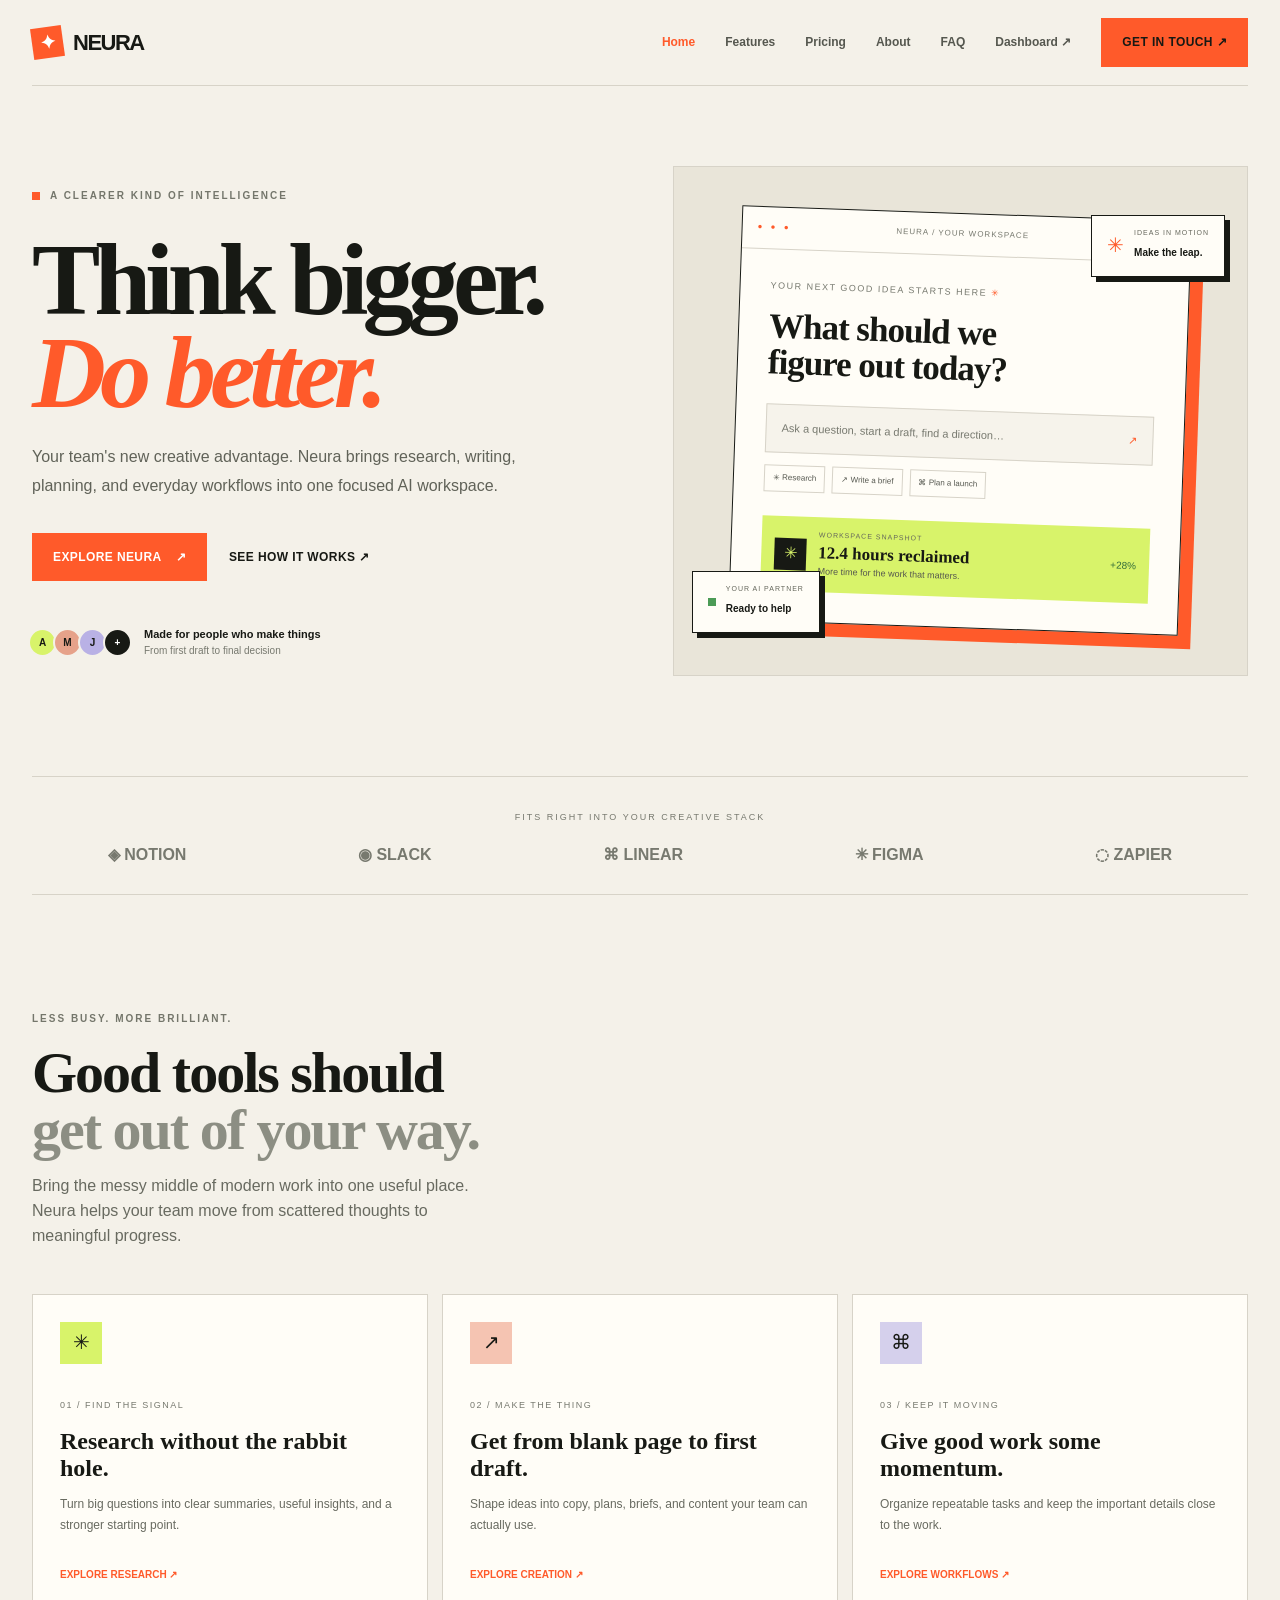
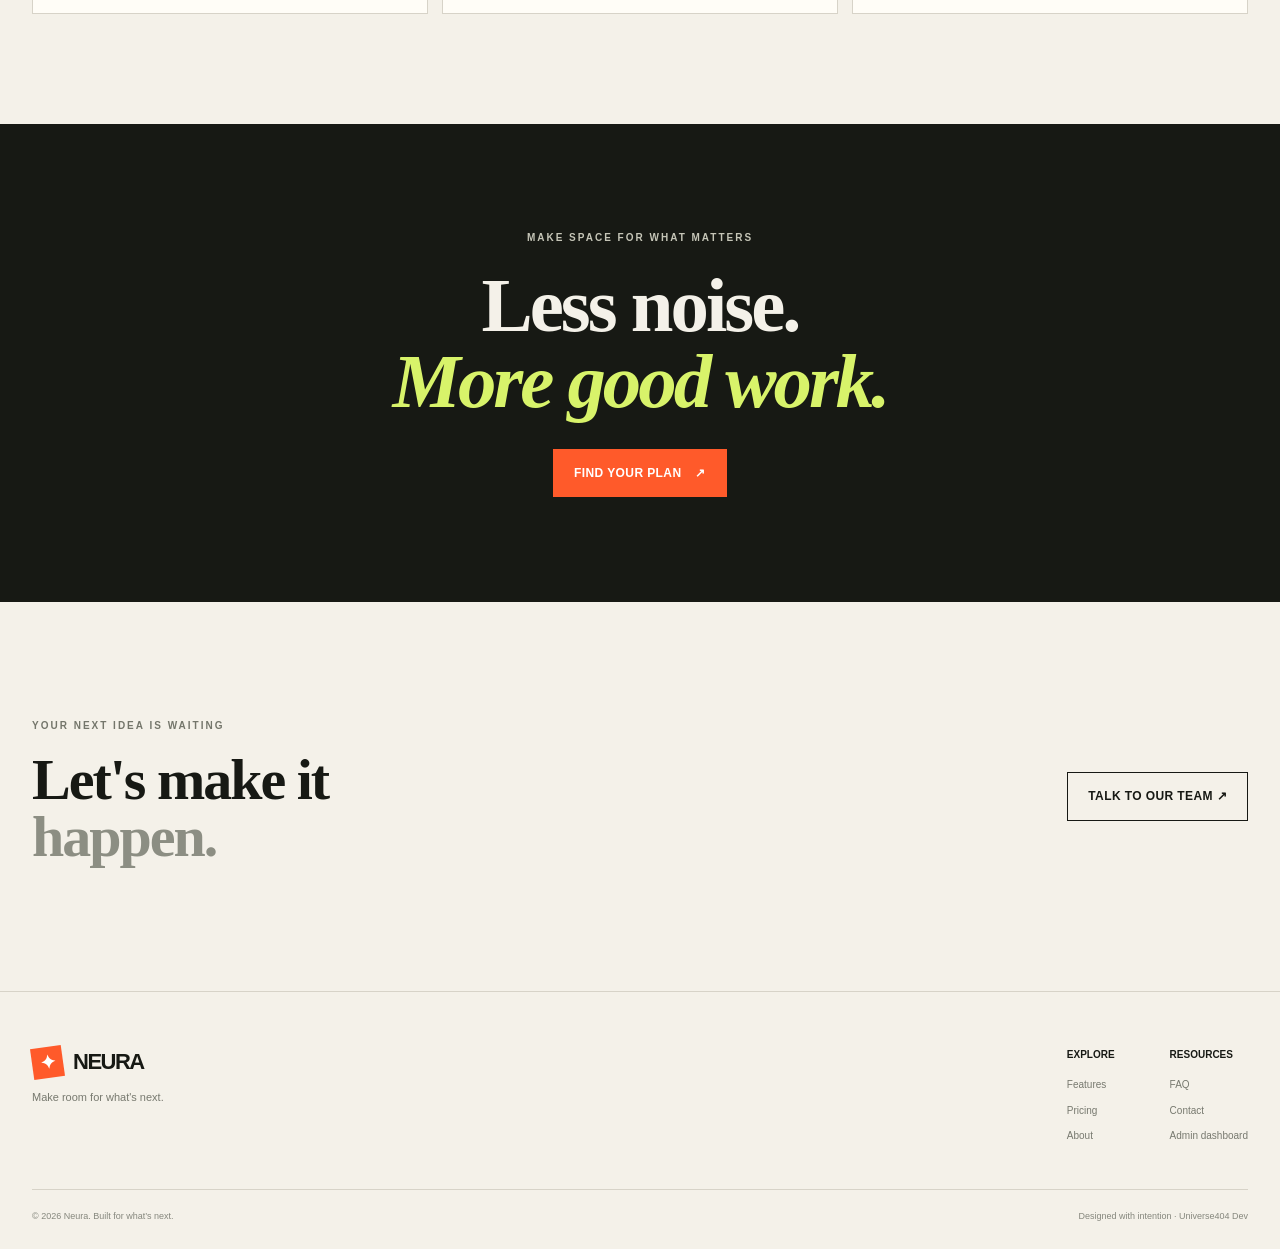
<file: index.html>
<!doctype html>
<html lang="en"><head><meta charset="utf-8"><meta name="viewport" content="width=device-width,initial-scale=1"><meta name="description" content="A distinctive AI workspace template for teams that want to think bigger and work smarter."><meta name="theme-color" content="#f4f1e9"><title>Neura — Make room for better ideas</title><link rel="stylesheet" href="assets/css/styles.css"></head><body><div id="site-header"></div><main><section class="hero wrap"><div class="hero-copy reveal"><span class="eyebrow"><i></i> A CLEARER KIND OF INTELLIGENCE</span><h1>Think bigger.<br><span class="gradient">Do better.</span></h1><p class="lead">Your team's new creative advantage. Neura brings research, writing, planning, and everyday workflows into one focused AI workspace.</p><div class="hero-actions"><a class="btn btn-primary" data-cta href="pricing.html">Explore Neura <span>↗</span></a><a class="btn btn-quiet" href="features.html">See how it works ↗</a></div><div class="proof"><div class="avatars"><b>A</b><b>M</b><b>J</b><b>+</b></div><span><strong>Made for people who make things</strong><br>From first draft to final decision</span></div></div><div class="hero-visual reveal"><div class="dashboard"><div class="dash-top"><span class="window-dots">● ● ●</span><span>NEURA / YOUR WORKSPACE</span><span class="live">● READY</span></div><div class="dash-body"><div class="dash-label">YOUR NEXT GOOD IDEA STARTS HERE <span>✳</span></div><h3>What should we<br>figure out today?</h3><div class="prompt">Ask a question, start a draft, find a direction… <span>↗</span></div><div class="suggestions"><span>✳ Research</span><span>↗ Write a brief</span><span>⌘ Plan a launch</span></div><div class="insight"><div class="insight-icon">✳</div><div><small>WORKSPACE SNAPSHOT</small><strong>12.4 hours reclaimed</strong><p>More time for the work that matters.</p></div><span class="trend">+28%</span></div></div></div><div class="float-card float-a"><span>✳</span><div><small>IDEAS IN MOTION</small><b>Make the leap.</b></div></div><div class="float-card float-b"><div class="pulse"></div><div><small>YOUR AI PARTNER</small><b>Ready to help</b></div></div></div></section><section class="logo-strip wrap"><p>FITS RIGHT INTO YOUR CREATIVE STACK</p><div class="logos"><span>◈ notion</span><span>◉ slack</span><span>⌘ linear</span><span>✳ figma</span><span>◌ zapier</span></div></section><section class="section wrap"><div class="section-heading reveal"><span class="eyebrow">LESS BUSY. MORE BRILLIANT.</span><h2>Good tools should<br><span class="muted">get out of your way.</span></h2><p>Bring the messy middle of modern work into one useful place. Neura helps your team move from scattered thoughts to meaningful progress.</p></div><div class="feature-grid"><article class="feature-card reveal"><div class="card-icon violet">✳</div><span class="card-kicker">01 / FIND THE SIGNAL</span><h3>Research without the rabbit hole.</h3><p>Turn big questions into clear summaries, useful insights, and a stronger starting point.</p><a href="features.html">Explore research ↗</a></article><article class="feature-card reveal"><div class="card-icon blue">↗</div><span class="card-kicker">02 / MAKE THE THING</span><h3>Get from blank page to first draft.</h3><p>Shape ideas into copy, plans, briefs, and content your team can actually use.</p><a href="features.html">Explore creation ↗</a></article><article class="feature-card reveal"><div class="card-icon pink">⌘</div><span class="card-kicker">03 / KEEP IT MOVING</span><h3>Give good work some momentum.</h3><p>Organize repeatable tasks and keep the important details close to the work.</p><a href="features.html">Explore workflows ↗</a></article></div></section><section class="statement"><div class="wrap statement-inner reveal"><span class="eyebrow">MAKE SPACE FOR WHAT MATTERS</span><h2>Less noise.<br><span class="gradient">More good work.</span></h2><a class="btn btn-primary" href="pricing.html">Find your plan <span>↗</span></a></div></section><section class="section wrap mini-cta"><div><span class="eyebrow">YOUR NEXT IDEA IS WAITING</span><h2>Let's make it<br><span class="muted">happen.</span></h2></div><a class="btn btn-outline" href="contact.html">Talk to our team ↗</a></section></main><div id="site-footer"></div><script src="assets/js/config.js"></script><script src="assets/js/main.js"></script></body></html>
</file>
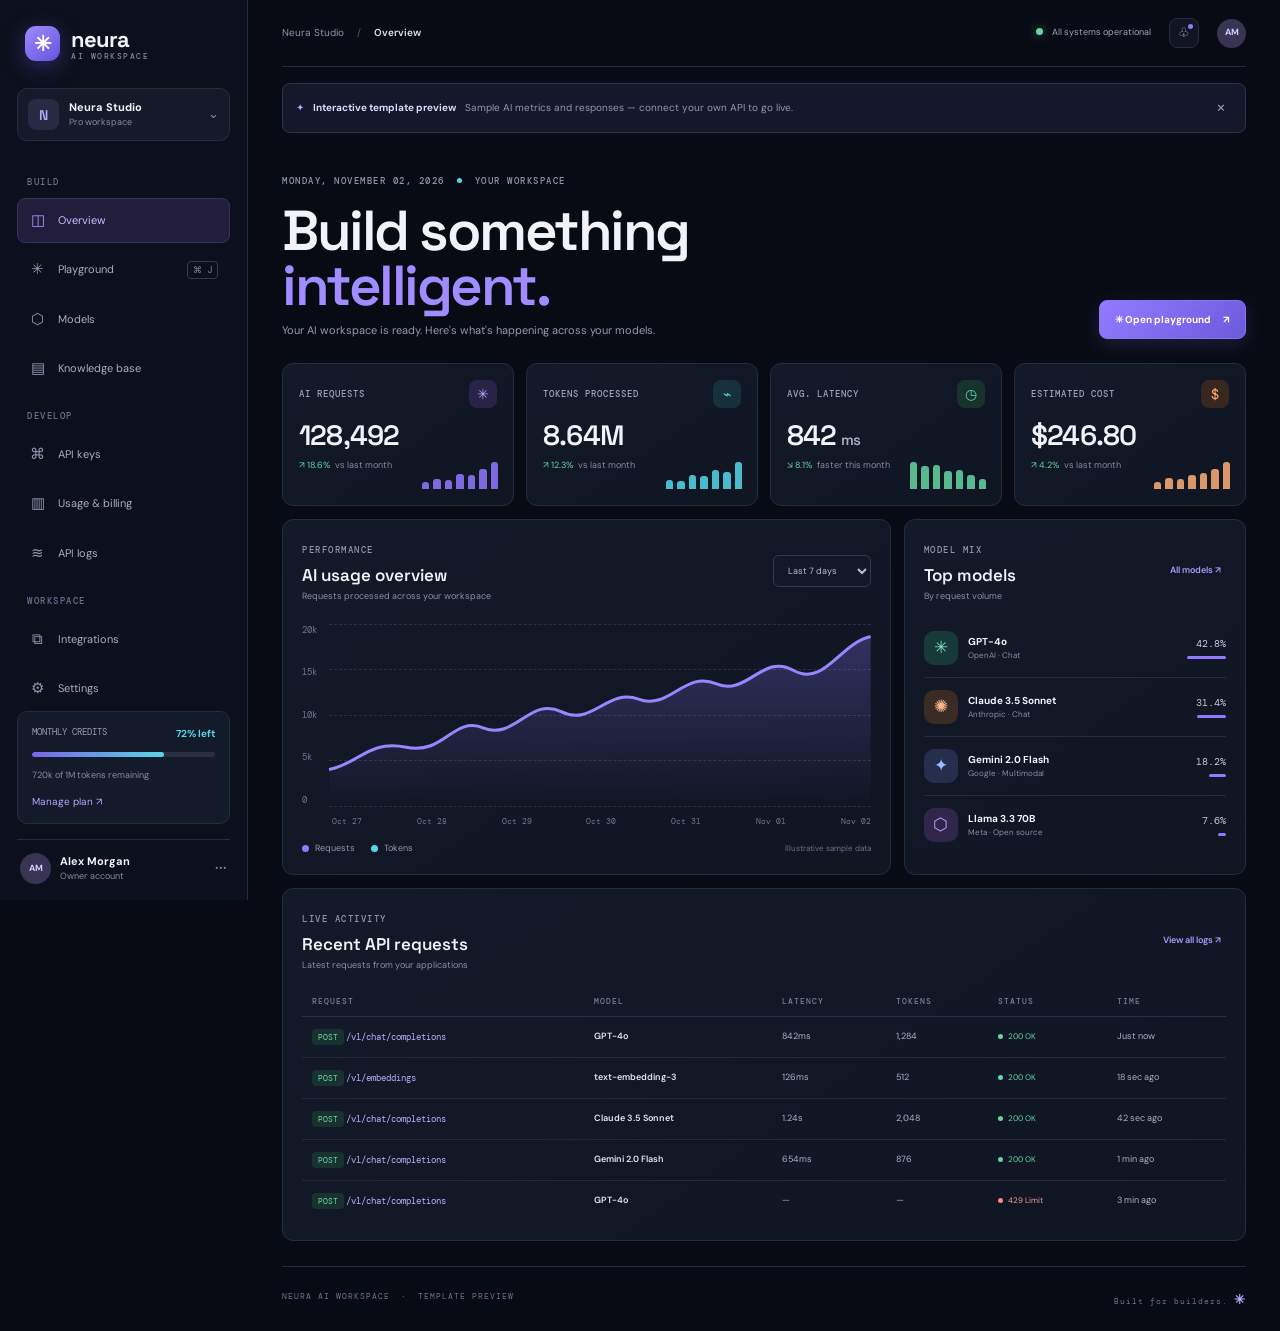
<file: admin/index.html>
<!doctype html>
<html lang="en">
<head>
<meta charset="utf-8"><meta name="viewport" content="width=device-width,initial-scale=1">
<meta name="description" content="Neura AI workspace dashboard template preview"><meta name="theme-color" content="#090b14">
<title>Neura AI — Overview</title>
<link rel="preconnect" href="https://fonts.googleapis.com"><link rel="preconnect" href="https://fonts.gstatic.com" crossorigin>
<link href="https://fonts.googleapis.com/css2?family=DM+Mono:wght@400;500&family=DM+Sans:wght@400;500;600;700&family=Space+Grotesk:wght@400;500;600;700&display=swap" rel="stylesheet">
<link rel="stylesheet" href="admin.css">
</head>
<body>
<div class="app-shell">
<aside class="sidebar" id="sidebar">
 <a class="brand" href="../index.html"><span class="brand-symbol">✳</span><span>neura<small>AI WORKSPACE</small></span></a>
 <div class="workspace"><span class="workspace-icon">N</span><span><b>Neura Studio</b><small>Pro workspace</small></span><span class="chevron">⌄</span></div>
 <nav class="nav" aria-label="Main navigation">
  <span class="nav-label">BUILD</span>
  <button class="nav-item active" data-view="overview"><span>◫</span> Overview</button>
  <button class="nav-item" data-view="playground"><span>✳</span> Playground <kbd>⌘ J</kbd></button>
  <button class="nav-item" data-view="models"><span>⬡</span> Models</button>
  <button class="nav-item" data-view="knowledge"><span>▤</span> Knowledge base</button>
  <span class="nav-label">DEVELOP</span>
  <button class="nav-item" data-view="api"><span>⌘</span> API keys</button>
  <button class="nav-item" data-view="usage"><span>▥</span> Usage & billing</button>
  <button class="nav-item" data-view="logs"><span>≋</span> API logs</button>
  <span class="nav-label">WORKSPACE</span>
  <button class="nav-item" data-view="integrations"><span>⧉</span> Integrations</button>
  <button class="nav-item" data-view="settings"><span>⚙</span> Settings</button>
 </nav>
 <div class="sidebar-bottom"><div class="credits"><div><span>MONTHLY CREDITS</span><b>72% left</b></div><div class="progress"><i></i></div><small>720k of 1M tokens remaining</small><button data-view="usage">Manage plan ↗</button></div>
 <div class="user-profile"><span class="avatar">AM</span><span><b>Alex Morgan</b><small>Owner account</small></span><span class="more">···</span></div></div>
</aside>
<main class="main">
 <header class="topbar"><button class="mobile-menu" id="mobile-menu" aria-label="Open navigation">☰</button><div class="crumb">Neura Studio <span>/</span> <b id="section-name">Overview</b></div><div class="topbar-actions"><span class="system-status"><i></i> All systems operational</span><button class="icon-button" aria-label="Notifications">♧<i></i></button><span class="top-avatar">AM</span></div></header>
 <div class="demo-banner" id="demo-banner"><span>✦</span><b>Interactive template preview</b><p>Sample AI metrics and responses — connect your own API to go live.</p><button id="dismiss-banner" aria-label="Dismiss">×</button></div>

 <section class="view active" id="overview">
  <div class="page-heading"><div><span class="overline">MONDAY, NOVEMBER 02, 2026 <i></i> YOUR WORKSPACE</span><h1>Build something<br><em>intelligent.</em></h1><p>Your AI workspace is ready. Here's what's happening across your models.</p></div><button class="primary-button" data-view="playground">✳ Open playground <span>↗</span></button></div>
  <div class="metrics">
   <article class="metric"><div class="metric-top"><span>AI REQUESTS</span><span class="metric-icon purple">✳</span></div><strong>128,492</strong><small class="up">↗ 18.6% <i>vs last month</i></small><div class="sparkline purple-line"><i style="height:28%"></i><i style="height:40%"></i><i style="height:35%"></i><i style="height:58%"></i><i style="height:52%"></i><i style="height:77%"></i><i style="height:100%"></i></div></article>
   <article class="metric"><div class="metric-top"><span>TOKENS PROCESSED</span><span class="metric-icon cyan">⌁</span></div><strong>8.64M</strong><small class="up">↗ 12.3% <i>vs last month</i></small><div class="sparkline cyan-line"><i style="height:35%"></i><i style="height:30%"></i><i style="height:53%"></i><i style="height:48%"></i><i style="height:72%"></i><i style="height:66%"></i><i style="height:100%"></i></div></article>
   <article class="metric"><div class="metric-top"><span>AVG. LATENCY</span><span class="metric-icon green">◷</span></div><strong>842<span class="unit">ms</span></strong><small class="up">↘ 8.1% <i>faster this month</i></small><div class="sparkline green-line"><i style="height:100%"></i><i style="height:86%"></i><i style="height:91%"></i><i style="height:68%"></i><i style="height:72%"></i><i style="height:53%"></i><i style="height:39%"></i></div></article>
   <article class="metric"><div class="metric-top"><span>ESTIMATED COST</span><span class="metric-icon orange">$</span></div><strong>$246.80</strong><small class="up">↗ 4.2% <i>vs last month</i></small><div class="sparkline orange-line"><i style="height:28%"></i><i style="height:42%"></i><i style="height:38%"></i><i style="height:54%"></i><i style="height:61%"></i><i style="height:74%"></i><i style="height:100%"></i></div></article>
  </div>
  <div class="content-grid">
   <article class="panel usage-panel"><div class="panel-head"><div><span class="overline">PERFORMANCE</span><h2>AI usage overview</h2><p>Requests processed across your workspace</p></div><select id="chart-period" aria-label="Chart period"><option>Last 7 days</option><option>Last 30 days</option><option>Last 90 days</option></select></div><div class="chart"><div class="y-axis"><span>20k</span><span>15k</span><span>10k</span><span>5k</span><span>0</span></div><div class="chart-area"><div class="grid-lines"><i></i><i></i><i></i><i></i><i></i></div><svg viewBox="0 0 700 190" preserveAspectRatio="none" role="img" aria-label="AI requests trend line"><defs><linearGradient id="area-fill" x1="0" x2="0" y1="0" y2="1"><stop offset="0" stop-color="#8b73ff" stop-opacity=".28"/><stop offset="1" stop-color="#8b73ff" stop-opacity="0"/></linearGradient></defs><path d="M0 151 C40 145 50 120 100 128 S160 95 200 108 S260 75 300 91 S360 66 400 78 S460 48 500 62 S560 30 600 48 S660 20 700 13 L700 190 L0 190Z" fill="url(#area-fill)"/><path d="M0 151 C40 145 50 120 100 128 S160 95 200 108 S260 75 300 91 S360 66 400 78 S460 48 500 62 S560 30 600 48 S660 20 700 13" fill="none" stroke="#9b85ff" stroke-width="3" vector-effect="non-scaling-stroke"/></svg></div></div><div class="x-axis"><span>Oct 27</span><span>Oct 28</span><span>Oct 29</span><span>Oct 30</span><span>Oct 31</span><span>Nov 01</span><span>Nov 02</span></div><div class="chart-legend"><span><i class="legend-purple"></i> Requests</span><span><i class="legend-cyan"></i> Tokens</span><small>Illustrative sample data</small></div></article>
   <article class="panel models-panel"><div class="panel-head"><div><span class="overline">MODEL MIX</span><h2>Top models</h2><p>By request volume</p></div><button class="text-button" data-view="models">All models ↗</button></div><div class="model-list"><div class="model-row"><span class="model-logo logo-openai">✳</span><div><b>GPT-4o</b><small>OpenAI · Chat</small></div><strong>42.8%<i style="width:82%"></i></strong></div><div class="model-row"><span class="model-logo logo-claude">✺</span><div><b>Claude 3.5 Sonnet</b><small>Anthropic · Chat</small></div><strong>31.4%<i style="width:61%"></i></strong></div><div class="model-row"><span class="model-logo logo-gemini">✦</span><div><b>Gemini 2.0 Flash</b><small>Google · Multimodal</small></div><strong>18.2%<i style="width:36%"></i></strong></div><div class="model-row"><span class="model-logo logo-local">⬡</span><div><b>Llama 3.3 70B</b><small>Meta · Open source</small></div><strong>7.6%<i style="width:16%"></i></strong></div></div></article>
  </div>
  <article class="panel requests-panel"><div class="panel-head"><div><span class="overline">LIVE ACTIVITY</span><h2>Recent API requests</h2><p>Latest requests from your applications</p></div><button class="text-button" data-view="logs">View all logs ↗</button></div><div class="table-scroll"><table><thead><tr><th>REQUEST</th><th>MODEL</th><th>LATENCY</th><th>TOKENS</th><th>STATUS</th><th>TIME</th></tr></thead><tbody id="recent-requests"></tbody></table></div></article>
 </section>

 <section class="view" id="playground"><div class="page-heading compact"><div><span class="overline">EXPERIMENT <i></i> AI PLAYGROUND</span><h1>Talk to your <em>models.</em></h1><p>Test prompts, compare outputs, and tune model parameters in one place.</p></div><span class="sample-tag">DEMO ENVIRONMENT</span></div><div class="playground-layout"><aside class="panel model-settings"><span class="overline">CONFIGURATION</span><h2>Model settings</h2><label>AI MODEL<select id="play-model"><option>GPT-4o</option><option>Claude 3.5 Sonnet</option><option>Gemini 2.0 Flash</option><option>Llama 3.3 70B</option></select></label><label>TEMPERATURE <b id="temp-value">0.7</b><input id="temperature" type="range" min="0" max="1.5" step=".1" value=".7"></label><label>MAX OUTPUT TOKENS<select id="max-tokens"><option>1024</option><option>2048</option><option>4096</option></select></label><div class="setting-note"><span>ⓘ</span> These settings are for preview only. Connect a model provider to run live inference.</div><button class="secondary-button full" id="clear-chat">Clear conversation</button></aside><div class="panel chat-panel"><div class="chat-head"><div><span class="online-dot"></span><b id="chat-model-name">GPT-4o</b><small>Ready to assist</small></div><button class="text-button" id="new-chat">＋ New chat</button></div><div class="chat-messages" id="chat-messages"><div class="welcome-state"><span class="welcome-icon">✳</span><h2>What are we building today?</h2><p>Start with a prompt or try one of these ideas.</p><div class="prompt-suggestions"><button data-prompt="Explain retrieval augmented generation in simple terms.">Explain RAG simply <span>↗</span></button><button data-prompt="Write a Python function that summarizes a list of customer feedback.">Write a Python function <span>↗</span></button><button data-prompt="Give me five creative names for an AI productivity app.">Brainstorm product names <span>↗</span></button></div></div></div><form class="prompt-form" id="prompt-form"><textarea id="prompt-input" rows="2" placeholder="Message your AI model..." aria-label="Message your AI model"></textarea><div class="composer-bottom"><span>↵ Enter to send · Shift + Enter for new line</span><button class="send-button" type="submit" aria-label="Send message">↑</button></div></form><div class="chat-disclaimer">Neura preview can make mistakes. Responses are simulated sample content.</div></div></div></section>

 <section class="view" id="models"><div class="page-heading compact"><div><span class="overline">MODEL LIBRARY</span><h1>Choose your <em>intelligence.</em></h1><p>Explore the models connected to your AI workspace.</p></div><span class="sample-tag">4 SAMPLE MODELS</span></div><div class="model-cards"><article class="panel model-card"><span class="model-logo logo-openai">✳</span><span class="provider-pill">OPENAI</span><h2>GPT-4o</h2><p>Fast, versatile multimodal model for reasoning, writing, and analysis.</p><div class="model-meta"><span>Context <b>128k</b></span><span>Type <b>Multimodal</b></span></div><button class="secondary-button" data-use-model="GPT-4o">Open in playground ↗</button></article><article class="panel model-card"><span class="model-logo logo-claude">✺</span><span class="provider-pill">ANTHROPIC</span><h2>Claude 3.5 Sonnet</h2><p>Strong coding, thoughtful writing, and complex task performance.</p><div class="model-meta"><span>Context <b>200k</b></span><span>Type <b>Text</b></span></div><button class="secondary-button" data-use-model="Claude 3.5 Sonnet">Open in playground ↗</button></article><article class="panel model-card"><span class="model-logo logo-gemini">✦</span><span class="provider-pill">GOOGLE</span><h2>Gemini 2.0 Flash</h2><p>Low-latency model for multimodal and high-volume workloads.</p><div class="model-meta"><span>Context <b>1M</b></span><span>Type <b>Multimodal</b></span></div><button class="secondary-button" data-use-model="Gemini 2.0 Flash">Open in playground ↗</button></article><article class="panel model-card"><span class="model-logo logo-local">⬡</span><span class="provider-pill">META · OPEN SOURCE</span><h2>Llama 3.3 70B</h2><p>Open-weight model for flexible self-hosted AI applications.</p><div class="model-meta"><span>Context <b>128k</b></span><span>Type <b>Text</b></span></div><button class="secondary-button" data-use-model="Llama 3.3 70B">Open in playground ↗</button></article></div></section>

 <section class="view" id="knowledge"><div class="page-heading compact"><div><span class="overline">YOUR DATA</span><h1>Knowledge <em>base.</em></h1><p>Organize the documents your AI can use as context.</p></div><button class="primary-button" id="upload-demo">＋ Add document</button></div><div class="panel empty-knowledge"><span>▤</span><h2>Give your AI a source of truth.</h2><p>Upload documents, connect a data source, or add a URL to start building your knowledge base.</p><div><button class="primary-button" id="upload-demo-2">＋ Add your first document</button><button class="secondary-button" data-view="integrations">Explore integrations</button></div><small>Demo only · File ingestion and vector search require a backend.</small></div></section>

 <section class="view" id="api"><div class="page-heading compact"><div><span class="overline">DEVELOPER TOOLS</span><h1>API <em>keys.</em></h1><p>Manage credentials used by your applications to access Neura.</p></div><button class="primary-button" id="create-key">＋ Create API key</button></div><div class="panel security-note"><span>◈</span><div><b>Keep your keys secure</b><p>Never expose secret keys in browser code or public repositories. Store them on your server.</p></div></div><div class="panel"><div class="panel-head"><div><h2>Secret keys</h2><p>Sample credentials for the template preview</p></div><span class="sample-tag">DEMO ONLY</span></div><div class="table-scroll"><table><thead><tr><th>NAME</th><th>KEY</th><th>CREATED</th><th>LAST USED</th><th>STATUS</th></tr></thead><tbody id="keys-table"><tr><td>Production app</td><td><code>nr_live_••••••••••••8x2k</code></td><td>Oct 12, 2026</td><td>2 minutes ago</td><td><span class="table-status">Active</span></td></tr><tr><td>Development</td><td><code>nr_test_••••••••••••4p9m</code></td><td>Oct 08, 2026</td><td>Yesterday</td><td><span class="table-status">Active</span></td></tr></tbody></table></div></div></section>

 <section class="view" id="usage"><div class="page-heading compact"><div><span class="overline">COST CONTROL</span><h1>Usage & <em>billing.</em></h1><p>Monitor token consumption and keep your AI costs predictable.</p></div><button class="secondary-button" id="export-usage">↓ Export usage</button></div><div class="metrics three"><article class="metric"><div class="metric-top"><span>TOKENS THIS MONTH</span><span class="metric-icon cyan">⌁</span></div><strong>8.64M</strong><small class="muted-text">of 12M included tokens</small><div class="progress wide"><i></i></div></article><article class="metric"><div class="metric-top"><span>ESTIMATED SPEND</span><span class="metric-icon orange">$</span></div><strong>$246.80</strong><small class="muted-text">Across 4 connected models</small></article><article class="metric"><div class="metric-top"><span>PROJECTED MONTH-END</span><span class="metric-icon purple">↗</span></div><strong>$312.40</strong><small class="up">Within your monthly budget</small></article></div><div class="panel"><div class="panel-head"><div><h2>Usage by model</h2><p>Illustrative token volume</p></div></div><div class="usage-breakdown"><div><span>GPT-4o</span><div class="progress"><i style="width:72%"></i></div><b>4.1M</b></div><div><span>Claude 3.5 Sonnet</span><div class="progress"><i style="width:54%"></i></div><b>2.6M</b></div><div><span>Gemini 2.0 Flash</span><div class="progress"><i style="width:31%"></i></div><b>1.4M</b></div><div><span>Llama 3.3 70B</span><div class="progress"><i style="width:12%"></i></div><b>0.54M</b></div></div></div></section>

 <section class="view" id="logs"><div class="page-heading compact"><div><span class="overline">OBSERVABILITY</span><h1>API <em>logs.</em></h1><p>Inspect requests, response times, and model output status.</p></div><button class="secondary-button" id="export-logs">↓ Export logs</button></div><div class="panel"><div class="panel-head"><div><h2>Request history</h2><p>Latest sample API activity</p></div><input class="search-input" id="log-search" placeholder="Search requests..." aria-label="Search API logs"></div><div class="table-scroll"><table><thead><tr><th>REQUEST</th><th>MODEL</th><th>LATENCY</th><th>TOKENS</th><th>STATUS</th><th>TIME</th></tr></thead><tbody id="logs-table"></tbody></table></div></div></section>

 <section class="view" id="integrations"><div class="page-heading compact"><div><span class="overline">CONNECT YOUR STACK</span><h1>Works with your <em>tools.</em></h1><p>Connect the services that power your AI applications.</p></div></div><div class="integration-cards"><article class="panel integration-card"><span class="integration-logo">◈</span><h2>OpenAI</h2><p>Connect GPT models and manage API requests.</p><span class="integration-state">Not connected</span><button class="text-button integration-demo">Configure ↗</button></article><article class="panel integration-card"><span class="integration-logo">✺</span><h2>Anthropic</h2><p>Use Claude models for reasoning and generation.</p><span class="integration-state">Not connected</span><button class="text-button integration-demo">Configure ↗</button></article><article class="panel integration-card"><span class="integration-logo">✦</span><h2>Google AI</h2><p>Connect Gemini for multimodal AI workloads.</p><span class="integration-state">Not connected</span><button class="text-button integration-demo">Configure ↗</button></article><article class="panel integration-card"><span class="integration-logo">⌘</span><h2>Webhook</h2><p>Send events to your own applications.</p><span class="integration-state">Not connected</span><button class="text-button integration-demo">Configure ↗</button></article><article class="panel integration-card"><span class="integration-logo">▧</span><h2>Supabase</h2><p>Connect your database and application backend.</p><span class="integration-state">Not connected</span><button class="text-button integration-demo">Configure ↗</button></article><article class="panel integration-card"><span class="integration-logo">⬡</span><h2>Custom endpoint</h2><p>Connect a compatible model provider endpoint.</p><span class="integration-state">Not connected</span><button class="text-button integration-demo">Configure ↗</button></article></div></section>

 <section class="view" id="settings"><div class="page-heading compact"><div><span class="overline">PREFERENCES</span><h1>Workspace <em>settings.</em></h1><p>Customize your AI workspace experience.</p></div></div><div class="panel settings-panel"><h2>General</h2><p>These values are saved locally in this browser preview.</p><label>WORKSPACE NAME<input id="workspace-name" value="Neura Studio"></label><label>OWNER EMAIL<input id="owner-email" type="email" value="alex@example.com"></label><label>DEFAULT MODEL<select id="default-model"><option>GPT-4o</option><option>Claude 3.5 Sonnet</option><option>Gemini 2.0 Flash</option><option>Llama 3.3 70B</option></select></label><label class="check-label"><input id="email-alerts" type="checkbox" checked> Email me when usage reaches 80% of my plan</label><button class="primary-button" id="save-settings">Save changes</button><p id="settings-feedback" role="status"></p></div></section>
 <footer class="footer"><span>NEURA AI WORKSPACE <i>·</i> TEMPLATE PREVIEW</span><span>Built for builders. <b>✳</b></span></footer>
</main>
</div>
<script src="admin.js"></script>
</body></html>
</file>
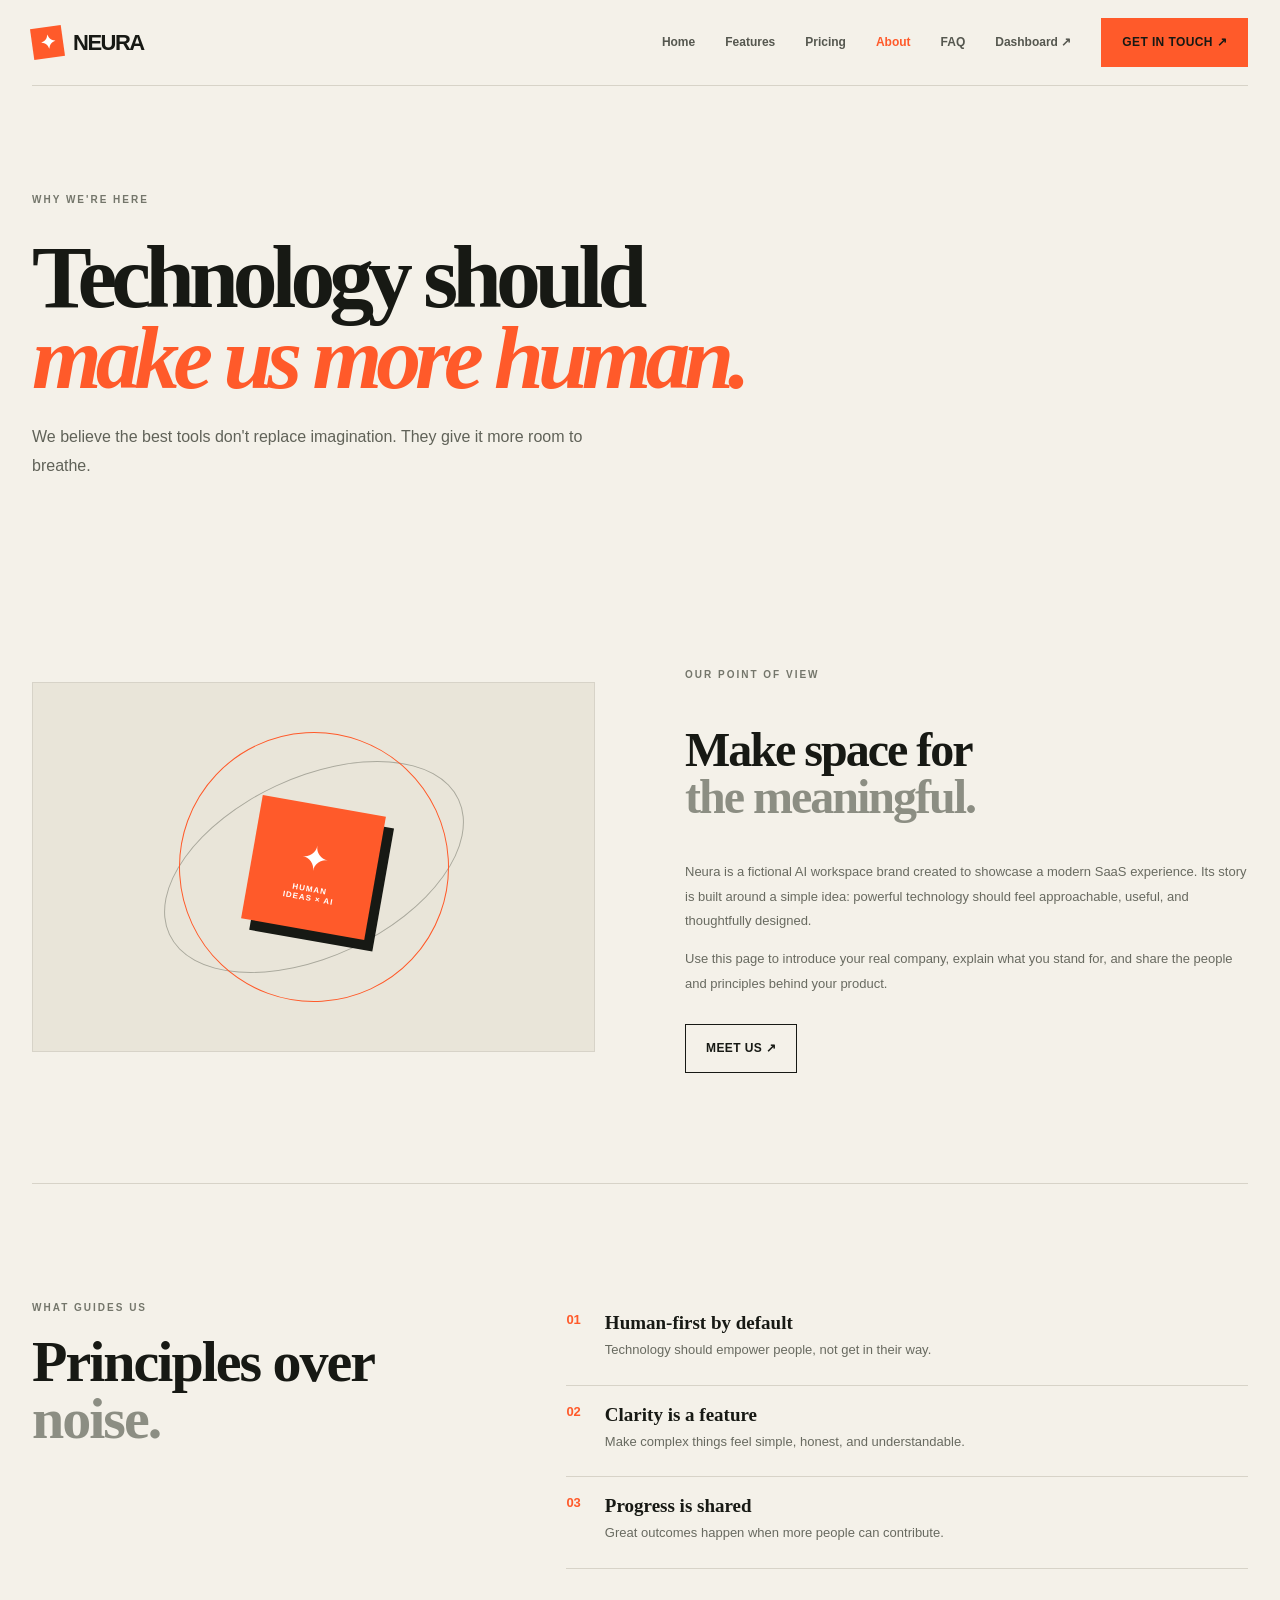
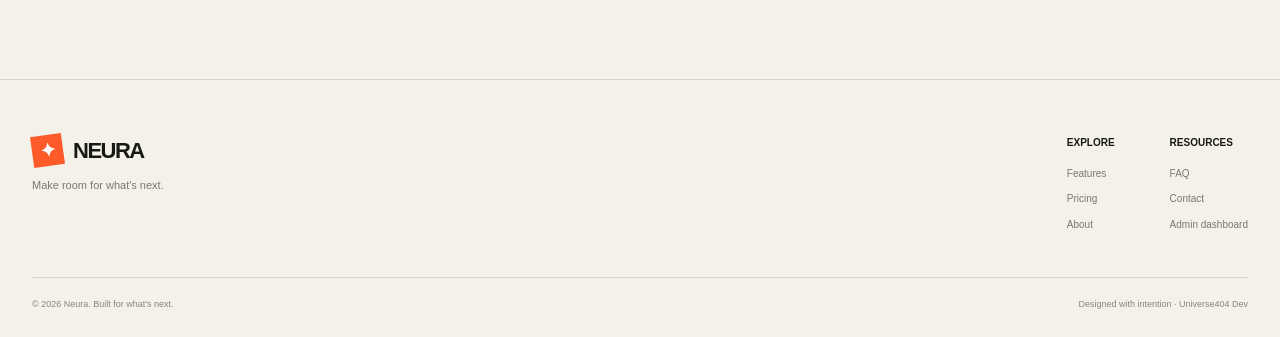
<file: about.html>
<!doctype html><html lang="en"><head><meta charset="utf-8"><meta name="viewport" content="width=device-width,initial-scale=1"><meta name="description" content="The thinking behind Neura."><title>About — Neura</title><link rel="stylesheet" href="assets/css/styles.css"></head><body><div id="site-header"></div><main><section class="page-hero wrap"><span class="eyebrow">WHY WE'RE HERE</span><h1>Technology should<br><span class="gradient">make us more human.</span></h1><p class="lead">We believe the best tools don't replace imagination. They give it more room to breathe.</p></section><section class="section wrap about-layout"><div class="about-art reveal"><div class="about-orbit orbit-a"></div><div class="about-orbit orbit-b"></div><div class="about-core">✦<small>HUMAN<br>IDEAS × AI</small></div></div><div class="about-copy reveal"><span class="eyebrow">OUR POINT OF VIEW</span><h2>Make space for<br><span class="muted">the meaningful.</span></h2><p>Neura is a fictional AI workspace brand created to showcase a modern SaaS experience. Its story is built around a simple idea: powerful technology should feel approachable, useful, and thoughtfully designed.</p><p>Use this page to introduce your real company, explain what you stand for, and share the people and principles behind your product.</p><a class="btn btn-outline" href="contact.html">Meet us ↗</a></div></section><section class="section wrap values"><div><span class="eyebrow">WHAT GUIDES US</span><h2>Principles over<br><span class="muted">noise.</span></h2></div><div class="value-list"><article><b>01</b><div><h3>Human-first by default</h3><p>Technology should empower people, not get in their way.</p></div></article><article><b>02</b><div><h3>Clarity is a feature</h3><p>Make complex things feel simple, honest, and understandable.</p></div></article><article><b>03</b><div><h3>Progress is shared</h3><p>Great outcomes happen when more people can contribute.</p></div></article></div></section></main><div id="site-footer"></div><script src="assets/js/config.js"></script><script src="assets/js/main.js"></script></body></html>
</file>
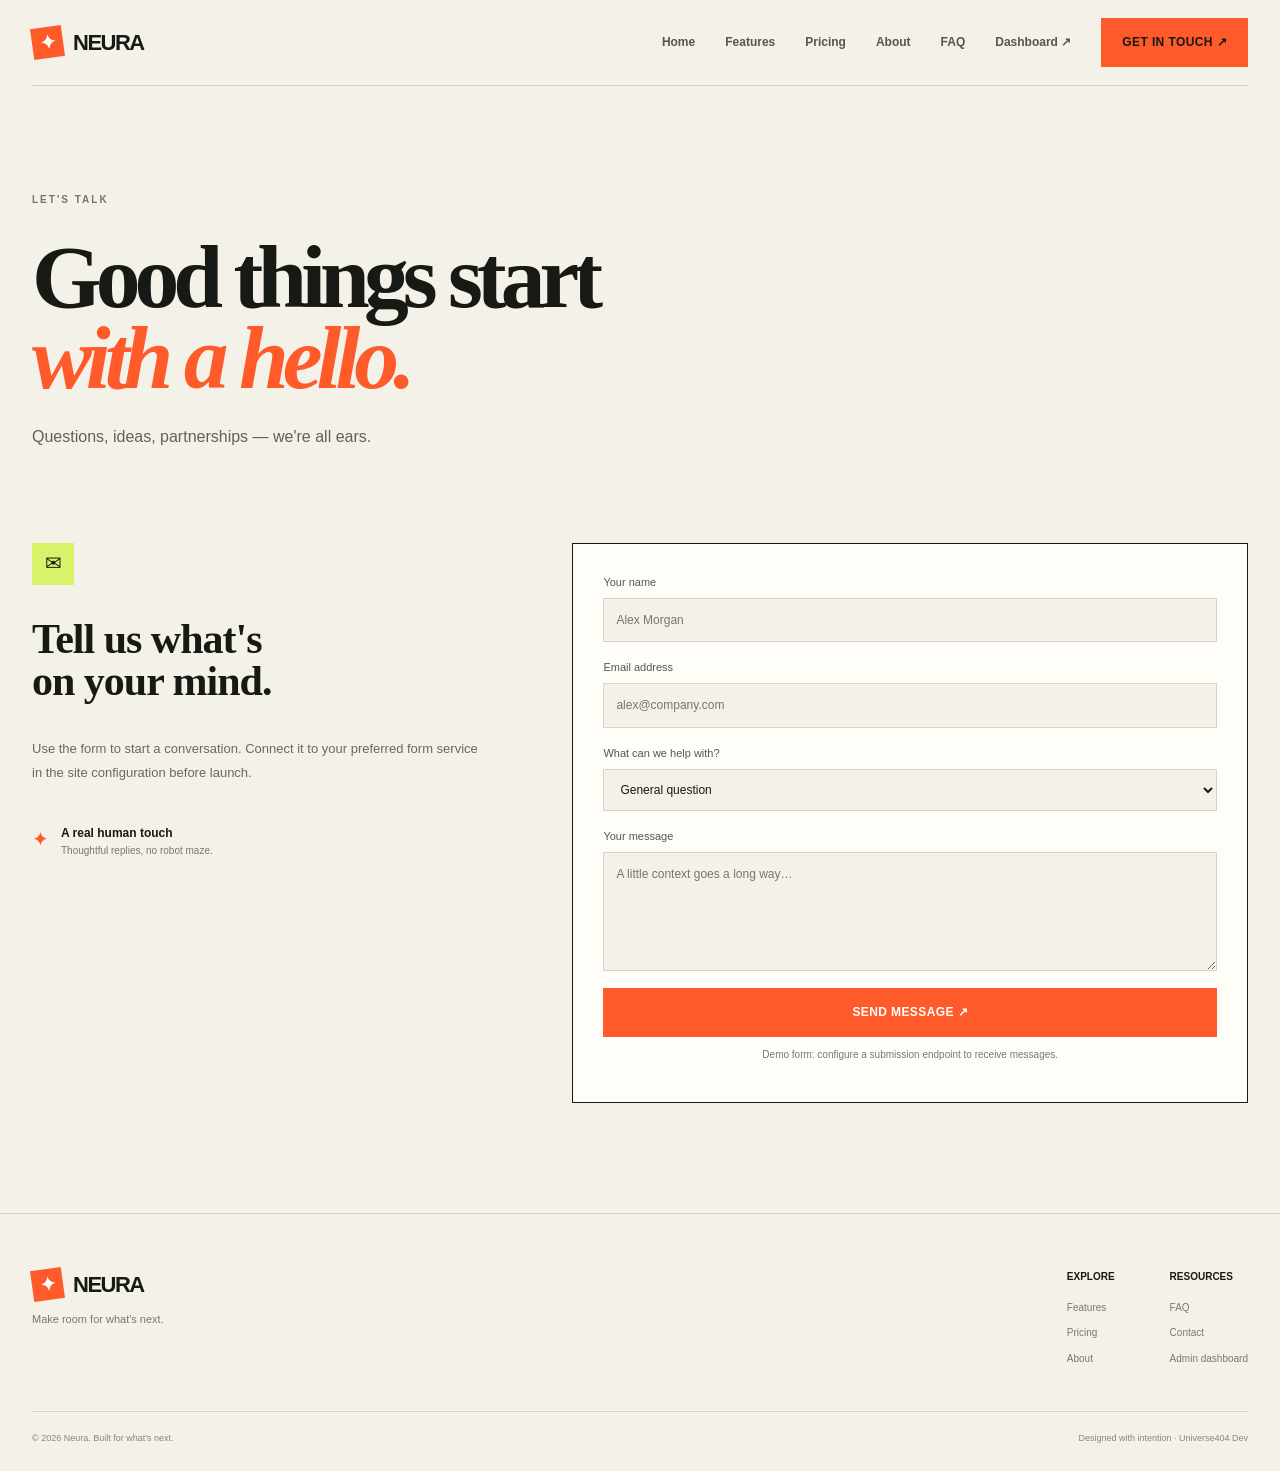
<file: contact.html>
<!doctype html><html lang="en"><head><meta charset="utf-8"><meta name="viewport" content="width=device-width,initial-scale=1"><meta name="description" content="Get in touch with the Neura team."><title>Contact — Neura</title><link rel="stylesheet" href="assets/css/styles.css"></head><body><div id="site-header"></div><main><section class="page-hero wrap"><span class="eyebrow">LET'S TALK</span><h1>Good things start<br><span class="gradient">with a hello.</span></h1><p class="lead">Questions, ideas, partnerships — we're all ears.</p></section><section class="wrap contact-layout"><div class="contact-aside reveal"><div class="card-icon violet">✉</div><h2>Tell us what's<br>on your mind.</h2><p>Use the form to start a conversation. Connect it to your preferred form service in the site configuration before launch.</p><div class="contact-note"><span>✦</span><div><b>A real human touch</b><small>Thoughtful replies, no robot maze.</small></div></div></div><form class="contact-form reveal" id="contact-form"><label>Your name<input name="name" autocomplete="name" placeholder="Alex Morgan" required></label><label>Email address<input name="email" type="email" autocomplete="email" placeholder="alex@company.com" required></label><label>What can we help with?<select name="topic"><option>General question</option><option>Product demo</option><option>Partnership</option><option>Support</option></select></label><label>Your message<textarea name="message" rows="5" placeholder="A little context goes a long way…" required></textarea></label><button class="btn btn-primary full" type="submit">Send message ↗</button><p class="form-status" id="form-status" role="status">Demo form: configure a submission endpoint to receive messages.</p></form></section></main><div id="site-footer"></div><script src="assets/js/config.js"></script><script src="assets/js/main.js"></script></body></html>
</file>
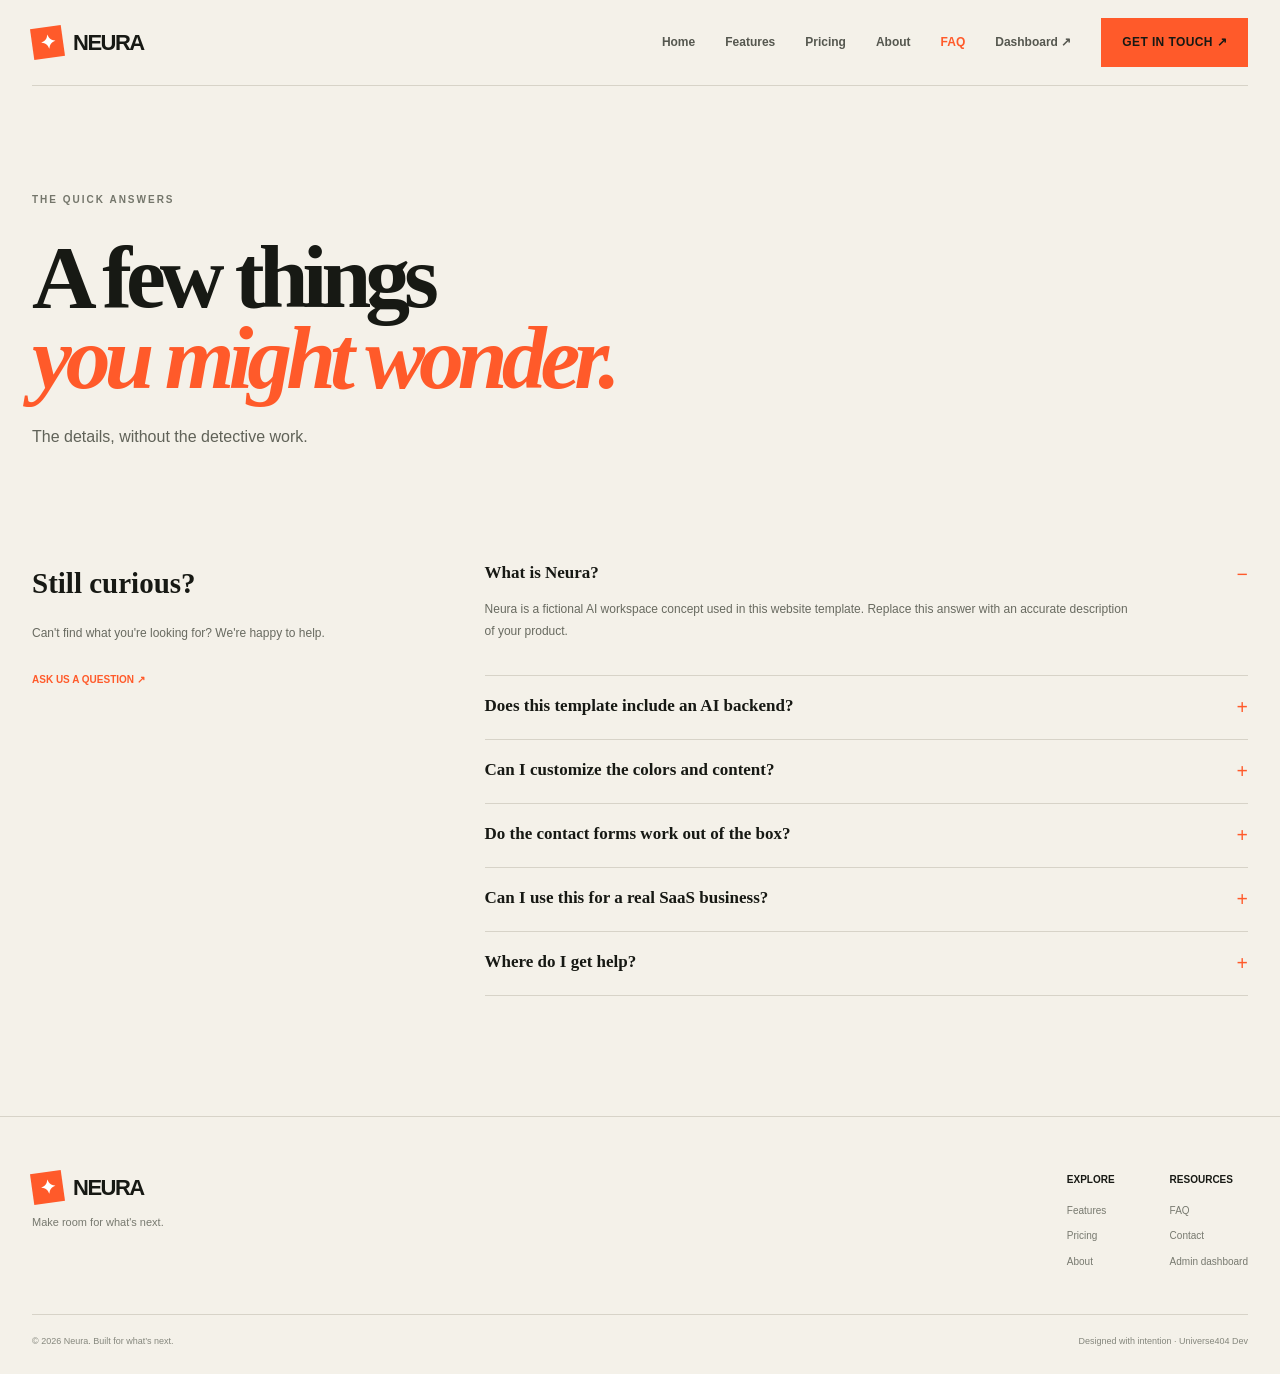
<file: faq.html>
<!doctype html><html lang="en"><head><meta charset="utf-8"><meta name="viewport" content="width=device-width,initial-scale=1"><meta name="description" content="Answers to common questions about Neura."><title>FAQ — Neura</title><link rel="stylesheet" href="assets/css/styles.css"></head><body><div id="site-header"></div><main><section class="page-hero wrap"><span class="eyebrow">THE QUICK ANSWERS</span><h1>A few things<br><span class="gradient">you might wonder.</span></h1><p class="lead">The details, without the detective work.</p></section><section class="wrap faq-layout"><div class="faq-intro"><h2>Still curious?</h2><p>Can't find what you're looking for? We're happy to help.</p><a href="contact.html">Ask us a question ↗</a></div><div class="faq-list"><details open><summary>What is Neura?</summary><p>Neura is a fictional AI workspace concept used in this website template. Replace this answer with an accurate description of your product.</p></details><details><summary>Does this template include an AI backend?</summary><p>No. This is a static HTML, CSS, and vanilla JavaScript website template. It does not include AI models, authentication, a database, or server-side processing.</p></details><details><summary>Can I customize the colors and content?</summary><p>Absolutely. Update the CSS variables in <code>assets/css/styles.css</code>, edit the page content, and change brand links and endpoints in <code>assets/js/config.js</code>.</p></details><details><summary>Do the contact forms work out of the box?</summary><p>The forms include front-end validation and a clear demo state. Add your own HTTPS form endpoint in the configuration to receive submissions.</p></details><details><summary>Can I use this for a real SaaS business?</summary><p>Yes, after replacing the sample brand and claims, connecting your services, and reviewing the included license and third-party asset requirements.</p></details><details><summary>Where do I get help?</summary><p>Use the contact page as a starting point and connect it to your preferred support channel.</p></details></div></section></main><div id="site-footer"></div><script src="assets/js/config.js"></script><script src="assets/js/main.js"></script></body></html>
</file>
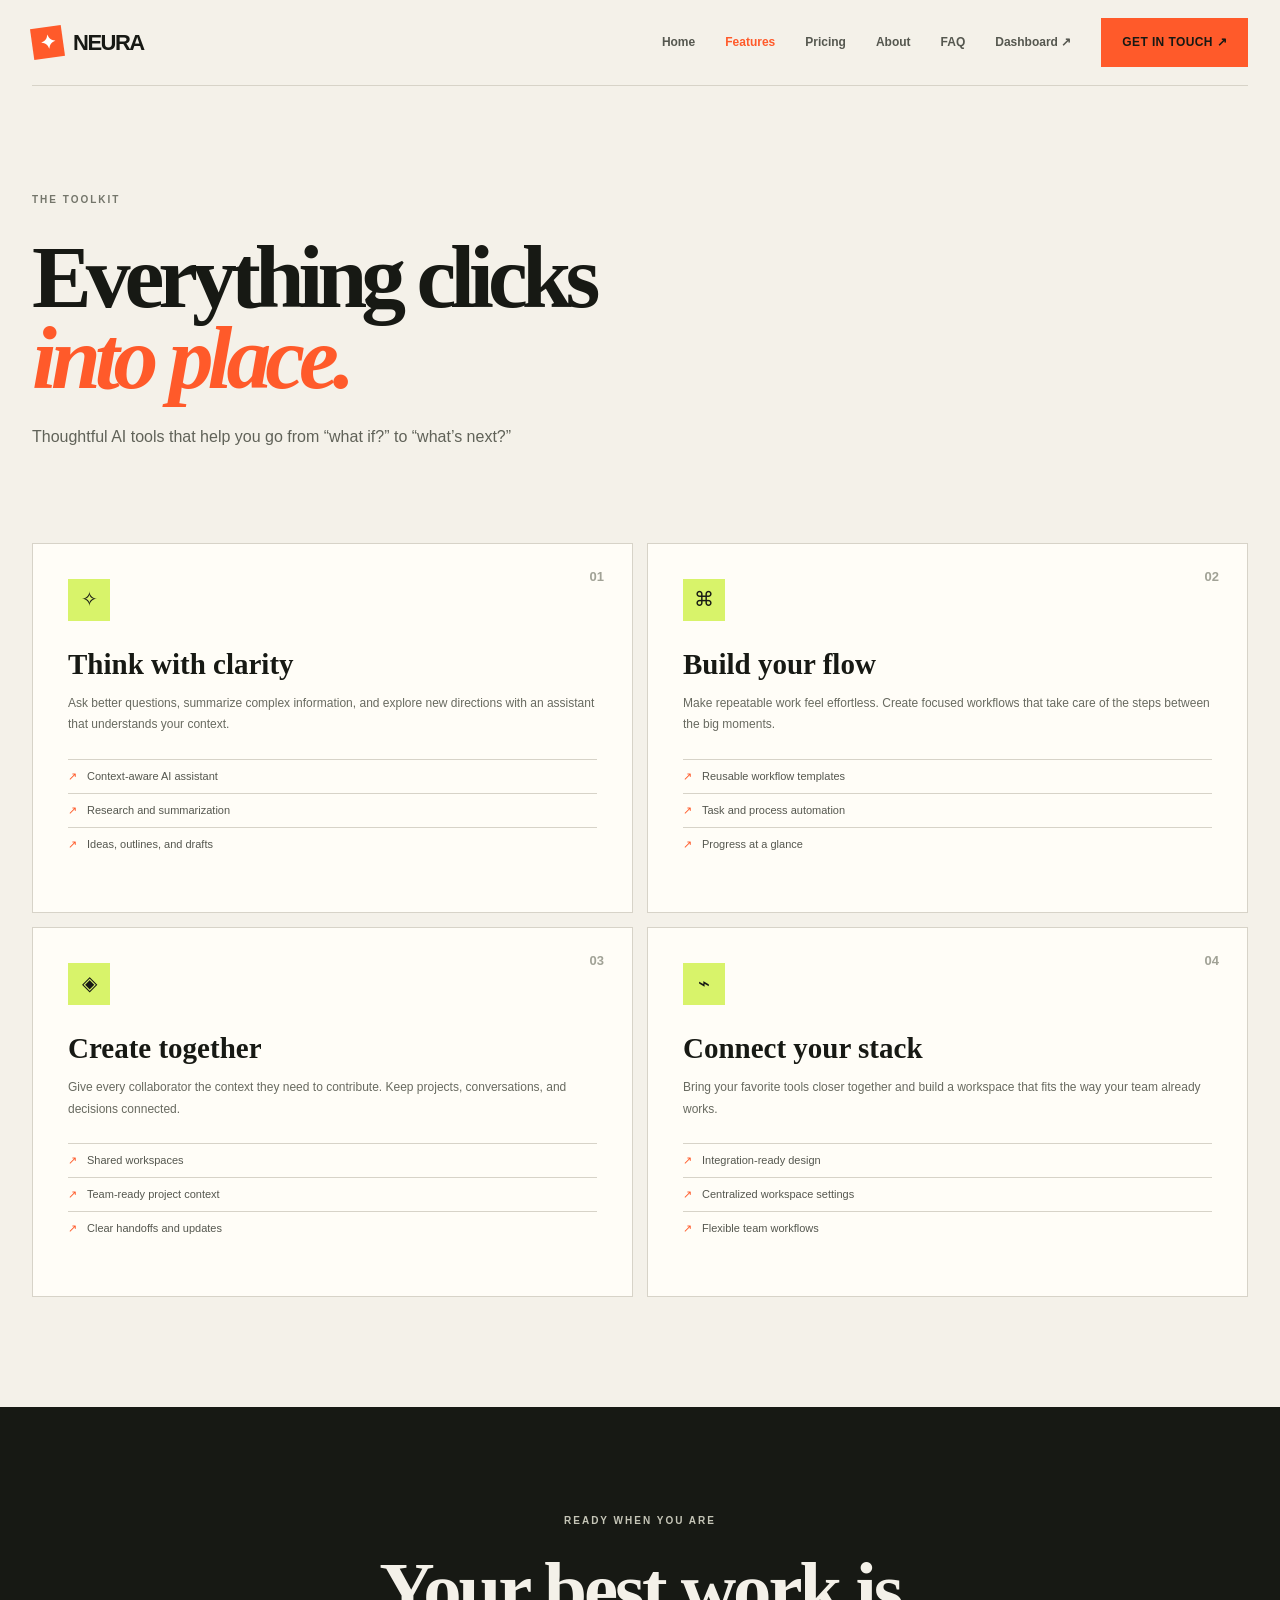
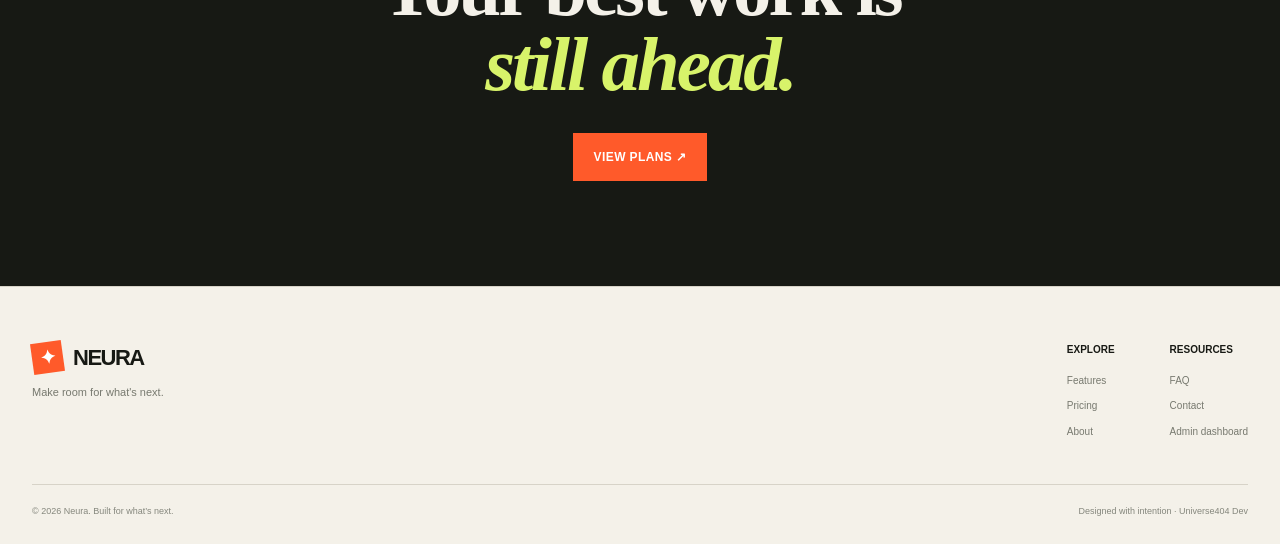
<file: features.html>
<!doctype html><html lang="en"><head><meta charset="utf-8"><meta name="viewport" content="width=device-width,initial-scale=1"><meta name="description" content="Explore the Neura AI workspace features."><title>Features — Neura</title><link rel="stylesheet" href="assets/css/styles.css"></head><body><div id="site-header"></div><main><section class="page-hero wrap"><span class="eyebrow">THE TOOLKIT</span><h1>Everything clicks<br><span class="gradient">into place.</span></h1><p class="lead">Thoughtful AI tools that help you go from “what if?” to “what’s next?”</p></section><section class="section wrap feature-detail-grid"><article class="detail-card reveal"><div class="detail-number">01</div><div class="card-icon violet">✧</div><h2>Think with clarity</h2><p>Ask better questions, summarize complex information, and explore new directions with an assistant that understands your context.</p><ul><li>Context-aware AI assistant</li><li>Research and summarization</li><li>Ideas, outlines, and drafts</li></ul></article><article class="detail-card reveal"><div class="detail-number">02</div><div class="card-icon blue">⌘</div><h2>Build your flow</h2><p>Make repeatable work feel effortless. Create focused workflows that take care of the steps between the big moments.</p><ul><li>Reusable workflow templates</li><li>Task and process automation</li><li>Progress at a glance</li></ul></article><article class="detail-card reveal"><div class="detail-number">03</div><div class="card-icon pink">◈</div><h2>Create together</h2><p>Give every collaborator the context they need to contribute. Keep projects, conversations, and decisions connected.</p><ul><li>Shared workspaces</li><li>Team-ready project context</li><li>Clear handoffs and updates</li></ul></article><article class="detail-card reveal"><div class="detail-number">04</div><div class="card-icon green">⌁</div><h2>Connect your stack</h2><p>Bring your favorite tools closer together and build a workspace that fits the way your team already works.</p><ul><li>Integration-ready design</li><li>Centralized workspace settings</li><li>Flexible team workflows</li></ul></article></section><section class="statement"><div class="wrap statement-inner"><span class="eyebrow">READY WHEN YOU ARE</span><h2>Your best work is<br><span class="gradient">still ahead.</span></h2><a class="btn btn-primary" href="pricing.html">View plans ↗</a></div></section></main><div id="site-footer"></div><script src="assets/js/config.js"></script><script src="assets/js/main.js"></script></body></html>
</file>
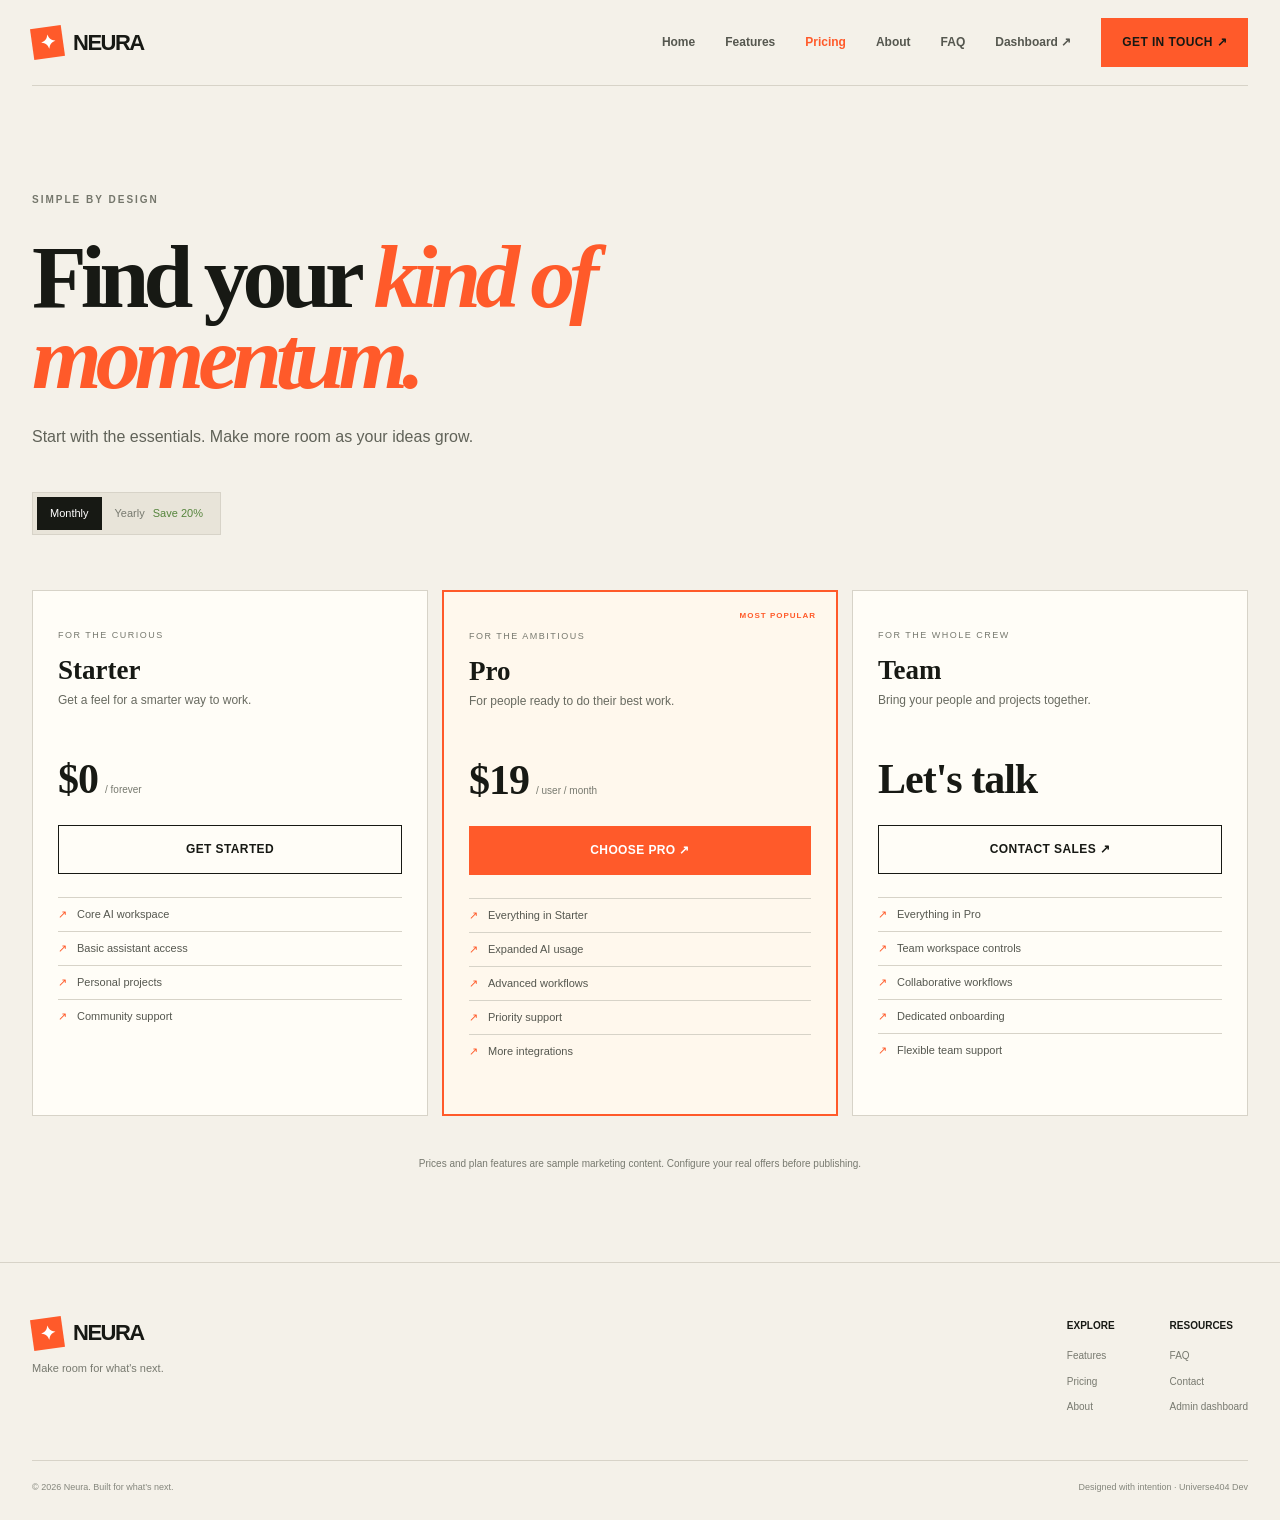
<file: pricing.html>
<!doctype html><html lang="en"><head><meta charset="utf-8"><meta name="viewport" content="width=device-width,initial-scale=1"><meta name="description" content="Simple, flexible Neura plans."><title>Pricing — Neura</title><link rel="stylesheet" href="assets/css/styles.css"></head><body><div id="site-header"></div><main><section class="page-hero wrap"><span class="eyebrow">SIMPLE BY DESIGN</span><h1>Find your <span class="gradient">kind of momentum.</span></h1><p class="lead">Start with the essentials. Make more room as your ideas grow.</p><div class="billing-switch"><button class="billing active" data-billing="monthly">Monthly</button><button class="billing" data-billing="yearly">Yearly <span>Save 20%</span></button></div></section><section class="wrap pricing-grid"><article class="price-card reveal"><span class="card-kicker">FOR THE CURIOUS</span><h2>Starter</h2><p>Get a feel for a smarter way to work.</p><div class="price"><strong data-monthly="0" data-yearly="0">$0</strong><span>/ forever</span></div><a class="btn btn-outline full" data-cta href="contact.html">Get started</a><ul><li>Core AI workspace</li><li>Basic assistant access</li><li>Personal projects</li><li>Community support</li></ul></article><article class="price-card price-featured reveal"><span class="popular">MOST POPULAR</span><span class="card-kicker">FOR THE AMBITIOUS</span><h2>Pro</h2><p>For people ready to do their best work.</p><div class="price"><strong data-monthly="19" data-yearly="15">$19</strong><span>/ user / month</span></div><a class="btn btn-primary full" data-cta href="contact.html">Choose Pro ↗</a><ul><li>Everything in Starter</li><li>Expanded AI usage</li><li>Advanced workflows</li><li>Priority support</li><li>More integrations</li></ul></article><article class="price-card reveal"><span class="card-kicker">FOR THE WHOLE CREW</span><h2>Team</h2><p>Bring your people and projects together.</p><div class="price"><strong>Let's talk</strong></div><a class="btn btn-outline full" href="contact.html">Contact sales ↗</a><ul><li>Everything in Pro</li><li>Team workspace controls</li><li>Collaborative workflows</li><li>Dedicated onboarding</li><li>Flexible team support</li></ul></article></section><p class="fine-print wrap">Prices and plan features are sample marketing content. Configure your real offers before publishing.</p></main><div id="site-footer"></div><script src="assets/js/config.js"></script><script src="assets/js/main.js"></script></body></html>
</file>
<file: assets/css/styles.css>
:root{--paper:#f4f1e9;--ink:#171914;--muted:#66685f;--line:#d7d3c8;--accent:#ff5a2a;--lime:#d8f36a;--white:#fffdf7;--font:Arial,Helvetica,sans-serif;--display:Georgia,'Times New Roman',serif}*{box-sizing:border-box}html{scroll-behavior:smooth}body{margin:0;background:var(--paper);color:var(--ink);font-family:var(--font);line-height:1.55;overflow-x:hidden}a{color:inherit;text-decoration:none}button,input,textarea,select{font:inherit}.wrap{width:min(1240px,calc(100% - 64px));margin-inline:auto}.site-header{height:86px;display:flex;align-items:center;justify-content:space-between;border-bottom:1px solid var(--line);position:relative;z-index:10}.brand{font:800 22px var(--font);letter-spacing:-1.5px;display:flex;align-items:center;gap:10px;text-transform:uppercase}.brand-mark{width:31px;height:31px;background:var(--accent);display:grid;place-items:center;color:white;font-size:19px;transform:rotate(-8deg)}.nav{display:flex;align-items:center;gap:30px;color:#55574f;font-size:12px;font-weight:700}.nav a:hover,.nav a[aria-current=page]{color:var(--accent)}.header-cta{color:var(--ink)!important}.menu-toggle{display:none;background:none;color:var(--ink);border:1px solid var(--line);padding:8px 12px}.btn{display:inline-flex;align-items:center;justify-content:center;gap:14px;padding:14px 20px;font-size:12px;font-weight:800;transition:.2s transform,.2s background;border:1px solid var(--ink);cursor:pointer;text-transform:uppercase;letter-spacing:.4px}.btn:hover{transform:translateY(-3px)}.btn-primary{background:var(--accent);border-color:var(--accent);color:white}.btn-primary:hover{background:#e8471a}.btn-quiet{border:0;color:var(--ink);padding-left:0}.btn-outline{background:transparent;color:var(--ink)}.btn-outline:hover{background:var(--ink);color:var(--paper)}.full{width:100%}.hero{min-height:690px;display:grid;grid-template-columns:1.03fr .97fr;align-items:center;gap:30px;padding-top:55px;padding-bottom:75px}.eyebrow{font-size:10px;letter-spacing:2px;font-weight:800;color:#74766b;display:inline-flex;align-items:center;gap:10px;text-transform:uppercase}.eyebrow i{width:8px;height:8px;background:var(--accent);display:inline-block}.hero h1,.page-hero h1{font:700 clamp(64px,8vw,112px)/.91 var(--display);letter-spacing:-6px;margin:25px 0 24px;max-width:700px}.gradient{color:var(--accent);font-style:italic}.lead{font-size:16px;line-height:1.8;color:#606258;max-width:490px}.hero-actions{display:flex;align-items:center;gap:22px;margin-top:32px}.proof{display:flex;align-items:center;gap:12px;margin-top:45px;color:#77796f;font-size:10px}.proof strong{color:var(--ink);font-size:11px}.avatars{display:flex}.avatars b{margin-left:-4px;width:29px;height:29px;border-radius:50%;display:grid;place-items:center;border:2px solid var(--paper);background:var(--lime);color:var(--ink);font-size:10px}.avatars b:nth-child(2){background:#e6a28a}.avatars b:nth-child(3){background:#b9b1e5}.avatars b:nth-child(4){background:var(--ink);color:white}.hero-visual{height:510px;position:relative;display:grid;place-items:center;background:#e9e5d9;overflow:hidden;border:1px solid var(--line)}.orb{display:none}.dashboard{position:relative;width:min(450px,88%);background:var(--white);border:1px solid var(--ink);box-shadow:13px 13px 0 var(--accent);transform:rotate(2deg);overflow:hidden}.dash-top{height:42px;border-bottom:1px solid var(--line);display:flex;align-items:center;justify-content:space-between;padding:0 15px;font-size:8px;letter-spacing:1px;color:#77796f;text-transform:uppercase}.window-dots{color:var(--accent);letter-spacing:3px}.live{color:#43834b}.dash-body{padding:30px}.dash-label{font-size:9px;letter-spacing:1.5px;color:#77796f}.dash-label span{color:var(--accent)}.dash-body h3{font:700 35px/1.02 var(--display);letter-spacing:-1px;margin:15px 0 24px}.prompt{border:1px solid var(--line);padding:15px;color:#77796f;font-size:11px;background:#f6f3eb}.prompt span{float:right;color:var(--accent)}.suggestions{display:flex;flex-wrap:wrap;gap:7px;margin:12px 0 24px}.suggestions span{font-size:8px;color:#55574f;border:1px solid var(--line);padding:6px 8px}.insight{display:flex;align-items:center;gap:12px;background:var(--lime);padding:13px}.insight-icon{width:32px;height:32px;background:var(--ink);color:var(--lime);display:grid;place-items:center}.insight small,.float-card small{display:block;font-size:7px;letter-spacing:1px;color:#65675c}.insight strong{font:700 17px var(--display)}.insight p{margin:0;font-size:9px;color:#55574f}.trend{margin-left:auto;color:#326c3a;font-size:10px}.float-card{position:absolute;display:flex;align-items:center;gap:10px;padding:12px 15px;border:1px solid var(--ink);background:var(--white);box-shadow:5px 5px 0 var(--ink)}.float-card b{font-size:10px}.float-card>span{font-size:20px;color:var(--accent)}.float-a{top:48px;right:22px}.float-b{bottom:42px;left:18px}.pulse{width:8px;height:8px;background:#4b9b56}.logo-strip{border-top:1px solid var(--line);border-bottom:1px solid var(--line);padding:25px 0 30px;text-align:center}.logo-strip p{font-size:9px;letter-spacing:2px;color:#77796f}.logos{display:flex;justify-content:space-around;align-items:center;gap:20px;color:#77796f;font:700 16px var(--font);margin-top:20px;text-transform:uppercase}.section{padding-top:110px;padding-bottom:110px}.section-heading{max-width:650px;margin-bottom:45px}.section-heading h2,.mini-cta h2,.values h2{font:700 58px/.98 var(--display);letter-spacing:-2px;margin:15px 0}.muted{color:#8c8e83}.section-heading>p{color:#686a60;max-width:450px}.feature-grid{display:grid;grid-template-columns:repeat(3,1fr);gap:14px}.feature-card,.detail-card,.price-card{background:var(--white);border:1px solid var(--line);padding:27px;position:relative}.feature-card{min-height:275px}.card-icon{width:42px;height:42px;display:grid;place-items:center;font-size:20px;margin-bottom:27px;background:var(--lime);color:var(--ink)}.violet,.blue,.pink,.green{background:var(--lime);color:var(--ink)}.feature-card:nth-child(2) .card-icon{background:#f5c4b2}.feature-card:nth-child(3) .card-icon{background:#d5d0ec}.card-kicker{font-size:9px;letter-spacing:1.5px;color:#77796f}.feature-card h3{font:700 24px var(--display);margin:12px 0}.feature-card p,.detail-card p,.price-card p{font-size:12px;color:#686a60;line-height:1.8}.feature-card>a,.faq-intro>a{display:inline-block;margin-top:18px;font-size:10px;color:var(--accent);font-weight:800;text-transform:uppercase}.statement{background:var(--ink);color:var(--paper)}.statement-inner{text-align:center;padding-top:100px;padding-bottom:105px}.statement .eyebrow{color:#c5c5b7}.statement h2{font:700 clamp(48px,6vw,78px)/.98 var(--display);letter-spacing:-3px;margin:20px 0 30px}.statement .gradient{color:var(--lime)}.mini-cta{display:flex;align-items:center;justify-content:space-between}.page-hero{padding-top:100px;padding-bottom:55px}.page-hero h1{font-size:clamp(58px,7vw,92px);max-width:900px}.page-hero .lead{max-width:600px}.feature-detail-grid{display:grid;grid-template-columns:repeat(2,1fr);gap:14px;padding-top:20px}.detail-card{padding:35px;min-height:330px}.detail-number{position:absolute;right:28px;top:25px;color:#a1a296;font:700 13px var(--font)}.detail-card h2{font:700 29px var(--display);margin:5px 0}.detail-card ul,.price-card ul{padding:0;list-style:none;margin-top:23px}.detail-card li,.price-card li{font-size:11px;color:#55574f;padding:8px 0;border-top:1px solid var(--line)}.detail-card li:before,.price-card li:before{content:'↗';color:var(--accent);margin-right:10px}.billing-switch{display:inline-flex;padding:4px;background:#e8e4d9;border:1px solid var(--line);margin-top:24px}.billing{border:0;background:transparent;color:#77796f;padding:8px 13px;font-size:11px;cursor:pointer}.billing.active{background:var(--ink);color:white}.billing span{color:#56853d;margin-left:5px}.pricing-grid{display:grid;grid-template-columns:repeat(3,1fr);gap:14px;padding-bottom:30px}.price-card{padding:30px 25px}.price-card h2{font:700 27px var(--display);margin:10px 0 0}.price-card p{min-height:43px;margin:4px 0}.price{display:flex;align-items:baseline;gap:7px;margin:22px 0}.price strong{font:700 42px var(--display);letter-spacing:-1px}.price span{font-size:10px;color:#77796f}.price-featured{border:2px solid var(--accent);background:#fff8ed}.popular{position:absolute;right:20px;top:18px;font-size:8px;letter-spacing:1px;color:var(--accent);font-weight:800}.fine-print{font-size:10px;color:#77796f;text-align:center;padding-bottom:80px}.about-layout{display:grid;grid-template-columns:1fr 1fr;gap:90px;align-items:center}.about-art{height:370px;position:relative;display:grid;place-items:center;background:#e9e5d9;border:1px solid var(--line)}.about-orbit{position:absolute;border:1px solid #aaa99d;border-radius:50%;transform:rotate(-25deg)}.orbit-a{width:320px;height:180px}.orbit-b{width:270px;height:270px;border-color:var(--accent)}.about-core{width:125px;height:125px;background:var(--accent);display:grid;place-content:center;text-align:center;color:white;font-size:34px;box-shadow:10px 10px 0 var(--ink);transform:rotate(10deg)}.about-core small{font:700 8px var(--font);letter-spacing:1px}.about-copy h2{font:700 48px/.98 var(--display);letter-spacing:-2px}.about-copy p,.value-list p{color:#686a60;font-size:13px;line-height:1.9}.about-copy .btn{margin-top:15px}.values{display:grid;grid-template-columns:.8fr 1.2fr;gap:80px;border-top:1px solid var(--line)}.value-list article{display:flex;gap:24px;padding:18px 0;border-bottom:1px solid var(--line)}.value-list article>b{font:700 13px var(--font);color:var(--accent)}.value-list h3{font:700 19px var(--display);margin:0}.value-list p{margin:4px 0}.contact-layout{display:grid;grid-template-columns:.8fr 1.2fr;gap:90px;padding-top:20px;padding-bottom:110px}.contact-aside h2{font:700 42px/.98 var(--display);letter-spacing:-1px}.contact-aside>p{font-size:13px;color:#686a60;line-height:1.9}.contact-note{display:flex;gap:12px;margin-top:38px}.contact-note>span{color:var(--accent);font-size:20px}.contact-note b,.contact-note small{display:block}.contact-note b{font-size:12px}.contact-note small{font-size:10px;color:#77796f}.contact-form{padding:30px;border:1px solid var(--ink);background:var(--white)}.contact-form label{display:block;font-size:11px;color:#55574f;margin-bottom:17px}.contact-form input,.contact-form textarea,.contact-form select{display:block;width:100%;margin-top:7px;background:var(--paper);border:1px solid var(--line);padding:12px;color:var(--ink);outline:none;font-size:12px}.contact-form input:focus,.contact-form textarea:focus,.contact-form select:focus{border-color:var(--accent)}.contact-form textarea{resize:vertical}.form-status{font-size:10px;color:#77796f;text-align:center}.faq-layout{display:grid;grid-template-columns:.65fr 1.35fr;gap:85px;padding-top:20px;padding-bottom:120px}.faq-intro h2{font:700 29px var(--display)}.faq-intro p{font-size:12px;color:#686a60}.faq-list details{border-bottom:1px solid var(--line);padding:20px 0}.faq-list summary{cursor:pointer;list-style:none;font:700 17px var(--display);display:flex;justify-content:space-between;gap:20px}.faq-list summary::-webkit-details-marker{display:none}.faq-list summary:after{content:'+';color:var(--accent);font-size:20px}.faq-list details[open] summary:after{content:'−'}.faq-list details p{font-size:12px;color:#686a60;line-height:1.9;max-width:650px}.site-footer{border-top:1px solid var(--line);padding:55px 0 25px}.footer-main{display:flex;justify-content:space-between;gap:40px;padding-bottom:45px}.footer-brand p{font-size:11px;color:#77796f;max-width:260px}.footer-links{display:flex;gap:55px}.footer-links div{display:grid;gap:10px;align-content:start}.footer-links b{font-size:10px;color:var(--ink);margin-bottom:5px}.footer-links a{font-size:10px;color:#77796f}.footer-links a:hover{color:var(--accent)}.footer-bottom{border-top:1px solid var(--line);padding-top:20px;display:flex;justify-content:space-between;color:#85877d;font-size:9px}.reveal{opacity:1;transform:none}.js-enabled .reveal{opacity:0;transform:translateY(18px);transition:opacity .7s ease,transform .7s ease}.js-enabled .reveal.visible{opacity:1;transform:translateY(0)}@media(max-width:850px){.hero{grid-template-columns:1fr;gap:25px;padding-top:70px}.hero-visual{height:440px}.feature-grid,.pricing-grid{grid-template-columns:1fr 1fr}.pricing-grid .price-card:last-child{grid-column:1/-1}.about-layout,.contact-layout{gap:45px}.faq-layout{gap:40px}}@media(max-width:640px){.wrap{width:calc(100% - 34px)}.site-header{height:70px}.menu-toggle{display:block}.nav{display:none;position:absolute;top:69px;left:0;right:0;padding:20px;background:var(--paper);border:1px solid var(--line);flex-direction:column;align-items:stretch;gap:18px}.nav.open{display:flex}.nav a{padding:4px}.hero{padding-top:55px;padding-bottom:35px;min-height:auto}.hero h1{font-size:61px;letter-spacing:-3.5px}.lead{font-size:14px}.hero-actions{align-items:flex-start;flex-direction:column}.hero-visual{height:360px;margin-top:10px}.dashboard{width:88%}.dash-body{padding:22px}.float-a{right:9px;top:22px}.float-b{left:8px;bottom:20px}.logos{flex-wrap:wrap;font-size:13px}.section{padding-top:75px;padding-bottom:75px}.section-heading h2,.mini-cta h2,.values h2{font-size:43px}.feature-grid,.feature-detail-grid,.pricing-grid{grid-template-columns:1fr}.pricing-grid .price-card:last-child{grid-column:auto}.feature-card{min-height:0}.mini-cta{align-items:flex-start;flex-direction:column;gap:20px}.page-hero{padding-top:70px;padding-bottom:30px}.page-hero h1{font-size:53px;letter-spacing:-3px}.about-layout,.values,.contact-layout,.faq-layout{grid-template-columns:1fr;gap:30px}.about-art{height:270px}.about-orbit.orbit-a{width:260px;height:150px}.about-orbit.orbit-b{width:220px;height:220px}.about-copy h2{font-size:41px}.values{padding-top:70px}.contact-form{padding:20px}.faq-layout{padding-bottom:80px}.footer-main{flex-direction:column}.footer-links{gap:35px}.footer-bottom{gap:15px;flex-direction:column}.statement-inner{padding-top:75px;padding-bottom:75px}}@media(prefers-reduced-motion:reduce){*,*:before,*:after{scroll-behavior:auto!important;transition:none!important}.reveal{opacity:1;transform:none}}
</file>
<file: admin/admin.css>
:root{--bg:#090b14;--surface:#111522;--surface2:#151b2b;--line:#252c40;--text:#f1f2fa;--muted:#858da5;--purple:#9279ff;--cyan:#55d8e8;--green:#64d6a0;--orange:#ffad76;--font:'DM Sans',Arial,sans-serif;--display:'Space Grotesk',Arial,sans-serif;--mono:'DM Mono',monospace}*{box-sizing:border-box}body{margin:0;background:var(--bg);color:var(--text);font:13px/1.55 var(--font);min-height:100vh}button,input,select,textarea{font:inherit}button{cursor:pointer}a{color:inherit;text-decoration:none}.sidebar{position:fixed;inset:0 auto 0 0;width:248px;padding:25px 17px 16px;background:#0c101c;border-right:1px solid var(--line);display:flex;flex-direction:column;z-index:20}.brand{display:flex;align-items:center;gap:11px;padding:0 8px 27px;font:700 22px var(--display);letter-spacing:-1px}.brand-symbol{width:35px;height:35px;display:grid;place-items:center;border-radius:11px;background:linear-gradient(140deg,#a18aff,#6552db);color:white;font-size:21px;box-shadow:0 5px 22px #7862ff55}.brand small{display:block;font:500 8px var(--mono);letter-spacing:1.5px;color:#7e86a0;margin-top:-2px}.workspace{display:flex;align-items:center;gap:10px;padding:10px;background:#141a29;border:1px solid #252d43;border-radius:10px;margin-bottom:20px}.workspace-icon{width:31px;height:31px;border-radius:8px;background:#252b42;color:#b6a9ff;display:grid;place-items:center;font:600 14px var(--display)}.workspace b,.workspace small,.user-profile b,.user-profile small{display:block}.workspace b,.user-profile b{font-size:11px}.workspace small,.user-profile small{font-size:9px;color:var(--muted)}.chevron{margin-left:auto;color:var(--muted)}.nav{display:grid;gap:4px}.nav-label{font:500 9px var(--mono);letter-spacing:1.5px;color:#68728d;padding:15px 10px 6px}.nav-item{width:100%;display:flex;align-items:center;gap:12px;border:1px solid transparent;border-radius:8px;background:none;color:#a6aec2;text-align:left;padding:10px 11px;font-size:11px;transition:.18s}.nav-item>span{width:17px;text-align:center;font-size:15px;color:#8e98b3}.nav-item:hover{background:#171e30;color:white}.nav-item.active{background:#211d3a;border-color:#38305d;color:#c9bfff}.nav-item.active>span{color:#aa98ff}.nav-item kbd{margin-left:auto;border:1px solid #343b50;border-radius:4px;padding:2px 5px;color:#7f88a0;font:9px var(--mono)}.sidebar-bottom{margin-top:auto}.credits{padding:14px;background:#131a29;border:1px solid var(--line);border-radius:10px;margin-bottom:15px}.credits>div:first-child{display:flex;justify-content:space-between;gap:8px}.credits span{font:9px var(--mono);color:#929bb1}.credits b{font-size:10px;color:var(--cyan)}.credits small{font-size:9px;color:var(--muted)}.credits button{display:block;border:0;background:none;color:#b6a7ff;padding:10px 0 0;font-size:10px}.progress{height:5px;border-radius:10px;background:#282f43;overflow:hidden;margin:10px 0 7px}.progress i{display:block;width:72%;height:100%;background:linear-gradient(90deg,#7865e8,#59d5e5);border-radius:10px}.user-profile{display:flex;align-items:center;gap:9px;padding:13px 3px 0;border-top:1px solid var(--line)}.avatar,.top-avatar{width:31px;height:31px;display:grid;place-items:center;border-radius:50%;background:#393354;color:#d5ccff;font-size:9px;font-weight:700}.more{margin-left:auto;color:var(--muted);font-size:18px}.main{margin-left:248px;padding:0 34px 18px;min-height:100vh;max-width:1800px}.topbar{height:67px;border-bottom:1px solid var(--line);display:flex;align-items:center;justify-content:space-between}.crumb{font-size:10px;color:#8d96ad}.crumb span{padding:0 10px;color:#515b72}.crumb b{color:#e1e4f0;font-weight:600}.topbar-actions{display:flex;align-items:center;gap:18px}.system-status{font-size:9px;color:#9ca5b9}.system-status i,.online-dot{display:inline-block;width:7px;height:7px;border-radius:50%;background:var(--green);box-shadow:0 0 10px #64d6a077;margin-right:7px}.icon-button{position:relative;width:30px;height:30px;border:1px solid var(--line);border-radius:8px;background:var(--surface);color:#aeb6ca}.icon-button i{position:absolute;right:5px;top:5px;width:5px;height:5px;border-radius:50%;background:var(--purple)}.top-avatar{width:29px;height:29px}.mobile-menu{display:none}.demo-banner{display:flex;align-items:center;gap:9px;padding:9px 13px;margin-top:16px;background:#15182a;border:1px solid #343052;border-radius:8px;color:#aaa2d8;font-size:10px}.demo-banner>span{color:#b7a7ff}.demo-banner b{color:#ded9ff}.demo-banner p{margin:0;color:#9298ac}.demo-banner button{margin-left:auto;border:0;background:none;color:#8f96aa;font-size:18px}.view{display:none}.view.active{display:block}.page-heading{display:flex;align-items:end;justify-content:space-between;gap:20px;margin:37px 0 24px}.page-heading.compact{margin-top:43px}.overline{font:500 9px var(--mono);letter-spacing:1.5px;color:#8d96ae}.overline i{display:inline-block;width:5px;height:5px;border-radius:50%;background:var(--cyan);margin:0 6px 1px}.page-heading h1{font:600 clamp(38px,4.4vw,57px)/.98 var(--display);letter-spacing:-2.5px;margin:13px 0 9px}.page-heading h1 em{font-style:normal;color:#a18cff}.page-heading p{margin:0;color:#929bb0;font-size:11px}.primary-button,.secondary-button{display:inline-flex;align-items:center;justify-content:center;gap:12px;border-radius:8px;padding:11px 15px;font-size:10px;font-weight:700;white-space:nowrap;transition:.18s}.primary-button{border:1px solid #8a74f1;background:linear-gradient(135deg,#927bff,#6d59dc);color:white;box-shadow:0 5px 18px #7864e533}.primary-button:hover{filter:brightness(1.12);transform:translateY(-1px)}.secondary-button{border:1px solid #343d54;background:#171e2d;color:#dce1f0}.secondary-button:hover{border-color:#8070d7}.full{width:100%}.metrics{display:grid;grid-template-columns:repeat(4,minmax(0,1fr));gap:12px}.metrics.three{grid-template-columns:repeat(3,minmax(0,1fr));margin-bottom:14px}.metric,.panel{background:linear-gradient(145deg,#131928,#101522);border:1px solid var(--line);border-radius:11px}.metric{position:relative;min-height:143px;padding:16px;overflow:hidden}.metric-top{display:flex;align-items:center;justify-content:space-between}.metric-top>span:first-child{font:500 9px var(--mono);letter-spacing:1px;color:#9ba4b8}.metric-icon{width:28px;height:28px;display:grid;place-items:center;border-radius:8px;font-size:14px}.metric-icon.purple{background:#292347;color:#b6a5ff}.metric-icon.cyan{background:#17313a;color:var(--cyan)}.metric-icon.green{background:#17332e;color:var(--green)}.metric-icon.orange{background:#38271f;color:var(--orange)}.metric>strong{display:block;font:600 28px var(--display);letter-spacing:-.8px;margin:9px 0 1px}.metric .unit{font-size:15px;color:#a6aec1;margin-left:4px}.metric>small{font-size:9px}.up{color:var(--green)}.up i{font-style:normal;color:#818ba2;margin-left:3px}.muted-text{color:#8c96ac}.sparkline{position:absolute;right:15px;bottom:16px;height:27px;width:76px;display:flex;align-items:end;gap:4px;opacity:.85}.sparkline i{flex:1;border-radius:3px 3px 0 0;background:var(--purple)}.cyan-line i{background:var(--cyan)}.green-line i{background:var(--green)}.orange-line i{background:var(--orange)}.content-grid{display:grid;grid-template-columns:minmax(0,1.6fr) minmax(270px,.9fr);gap:13px;margin-top:13px}.panel{padding:19px}.panel-head{display:flex;align-items:center;justify-content:space-between;gap:15px}.panel-head h2,.model-settings h2,.settings-panel h2{font:600 17px var(--display);margin:4px 0}.panel-head p,.settings-panel>p{font-size:9px;color:#8791a8;margin:0}.panel-head select,.search-input{border:1px solid #30394f;border-radius:6px;background:#111827;color:#b7bfd1;padding:8px 10px;font-size:9px;outline:none}.chart{height:183px;display:flex;gap:12px;margin-top:20px}.y-axis{display:flex;flex-direction:column;justify-content:space-between;color:#69758e;font:9px var(--mono);padding-bottom:1px}.chart-area{position:relative;flex:1;min-width:0}.grid-lines{position:absolute;inset:0;display:flex;flex-direction:column;justify-content:space-between}.grid-lines i{border-top:1px dashed #293147}.chart-area svg{position:absolute;inset:0;width:100%;height:100%;overflow:visible}.x-axis{display:flex;justify-content:space-between;padding:9px 0 0 30px;color:#6f7991;font:8px var(--mono)}.chart-legend{display:flex;align-items:center;gap:16px;margin-top:16px;color:#8e98ad;font-size:9px}.chart-legend span{display:flex;align-items:center;gap:6px}.chart-legend i{width:7px;height:7px;border-radius:50%}.legend-purple{background:var(--purple)}.legend-cyan{background:var(--cyan)}.chart-legend small{margin-left:auto;color:#65718a;font-size:8px}.text-button{border:0;background:none;color:#aa9aff;font-size:9px;font-weight:600;padding:5px}.model-list{display:grid;margin-top:15px}.model-row{display:flex;align-items:center;gap:10px;padding:12px 0;border-bottom:1px solid #242c3e}.model-row:last-child{border:0}.model-logo{width:34px;height:34px;flex:none;display:grid;place-items:center;border-radius:10px;font-size:17px}.logo-openai{background:#173a38;color:#80e1c7}.logo-claude{background:#3a2b24;color:#ffb48d}.logo-gemini{background:#252f4d;color:#9dbbff}.logo-local{background:#30264b;color:#c2a4ff}.model-row>div{min-width:0}.model-row b,.model-row small{display:block}.model-row b{font-size:10px}.model-row small{font-size:8px;color:#8490a7}.model-row>strong{margin-left:auto;min-width:48px;text-align:right;font:10px var(--mono);color:#c5cce0}.model-row>strong i{display:block;height:3px;background:var(--purple);border-radius:5px;margin-top:6px;margin-left:auto}.requests-panel{margin-top:13px}.table-scroll{overflow-x:auto;margin-top:13px}table{width:100%;border-collapse:collapse;white-space:nowrap}th{text-align:left;padding:10px;border-bottom:1px solid #293147;color:#75819a;font:500 8px var(--mono);letter-spacing:1px}td{padding:12px 10px;border-bottom:1px solid #222a3b;color:#aab3c7;font-size:9px}tbody tr:last-child td{border-bottom:0}td b{color:#e4e8f4;font-weight:600}.endpoint{font:9px var(--mono);color:#b9b0ff}.method{display:inline-block;color:#73d6b0;background:#18332f;padding:3px 6px;border-radius:4px;font:8px var(--mono)}.table-status{display:inline-flex;align-items:center;gap:5px;color:var(--green);font-size:8px}.table-status:before{content:'';width:5px;height:5px;border-radius:50%;background:var(--green)}.table-status.failed{color:#ff9b9b}.table-status.failed:before{background:#ff8585}.playground-layout{display:grid;grid-template-columns:245px minmax(0,1fr);gap:13px;margin-bottom:30px}.model-settings{align-self:start}.model-settings h2{margin-bottom:20px}.model-settings label,.settings-panel label{display:block;margin:17px 0;color:#909bb1;font:500 8px var(--mono);letter-spacing:.8px}.model-settings label>b{float:right;color:var(--cyan)}.model-settings select,.settings-panel input,.settings-panel select{display:block;width:100%;margin-top:8px;padding:10px;border:1px solid #30394f;border-radius:6px;background:#0d1320;color:#d9deed;font:10px var(--font)}.model-settings input[type=range]{width:100%;accent-color:var(--purple);margin-top:14px}.setting-note{padding:11px;background:#171b2c;border:1px solid #333252;border-radius:7px;color:#929bb0;font-size:9px;margin:20px 0}.setting-note span{color:#b9aaff;margin-right:5px}.chat-panel{padding:0;display:flex;flex-direction:column;min-height:590px}.chat-head{display:flex;align-items:center;justify-content:space-between;padding:15px 18px;border-bottom:1px solid var(--line)}.chat-head b{font-size:10px}.chat-head small{display:block;color:#8c96ab;font-size:8px;margin:2px 0 0 14px}.chat-messages{flex:1;min-height:360px;max-height:510px;overflow:auto;padding:25px}.welcome-state{text-align:center;max-width:430px;margin:55px auto}.welcome-icon{width:49px;height:49px;display:grid;place-items:center;margin:auto;border-radius:15px;background:linear-gradient(140deg,#3d326e,#1c2444);color:#c5baff;font-size:25px}.welcome-state h2{font:600 22px var(--display);margin:16px 0 6px}.welcome-state p{font-size:10px;color:#8d97ad}.prompt-suggestions{display:grid;grid-template-columns:1fr;gap:7px;margin-top:22px}.prompt-suggestions button{text-align:left;padding:11px 13px;border:1px solid #30394e;border-radius:7px;background:#151b2a;color:#b8c1d5;font-size:9px}.prompt-suggestions button:hover{border-color:#8170df}.prompt-suggestions span{float:right;color:#a99aff}.chat-message{max-width:88%;margin:0 0 17px;padding:12px 14px;border:1px solid #2c354b;border-radius:10px;background:#151b2a;color:#d6dced;font-size:10px;white-space:pre-wrap}.chat-message.user{margin-left:auto;background:#292347;border-color:#494078}.chat-message .message-role{display:block;margin-bottom:6px;color:#a99aff;font:9px var(--mono);letter-spacing:.6px}.prompt-form{margin:0 17px 10px;border:1px solid #3b4560;border-radius:9px;background:#0d1320}.prompt-form textarea{width:100%;resize:vertical;min-height:60px;border:0;outline:0;background:transparent;color:#e5e9f4;padding:13px;font-size:10px}.prompt-form textarea::placeholder{color:#69758d}.composer-bottom{display:flex;align-items:center;justify-content:space-between;padding:0 9px 8px 13px;color:#68758d;font-size:8px}.send-button{width:29px;height:29px;border:0;border-radius:7px;background:var(--purple);color:white;font-size:17px}.chat-disclaimer{text-align:center;color:#65718a;font-size:8px;padding:0 10px 12px}.model-cards,.integration-cards{display:grid;grid-template-columns:repeat(2,minmax(0,1fr));gap:13px;margin-bottom:25px}.model-card{position:relative;padding:22px}.model-card .provider-pill{position:absolute;right:18px;top:24px;color:#8d98ae;font:8px var(--mono);letter-spacing:1px}.model-card h2,.integration-card h2{font:600 20px var(--display);margin:14px 0 5px}.model-card p,.integration-card p{max-width:470px;min-height:34px;color:#8d97ad;font-size:10px}.model-meta{display:flex;gap:25px;padding:13px 0;margin:14px 0;border-top:1px solid #293147;border-bottom:1px solid #293147}.model-meta span{color:#8590a7;font-size:9px}.model-meta b{display:block;color:#dce1ef;font-size:10px;margin-top:4px}.security-note{display:flex;align-items:center;gap:13px;margin-bottom:13px;background:#171b2c;border-color:#383254}.security-note>span{font-size:20px;color:#b3a4ff}.security-note b{font-size:10px}.security-note p{margin:3px 0 0;color:#8d97ad;font-size:9px}.empty-knowledge{text-align:center;padding:70px 20px;margin-bottom:25px}.empty-knowledge>span{display:grid;place-items:center;width:56px;height:56px;border-radius:16px;background:#242044;color:#b6a7ff;font-size:24px;margin:0 auto 18px}.empty-knowledge h2{font:600 21px var(--display);margin:0 0 7px}.empty-knowledge p{max-width:440px;margin:0 auto 20px;color:#929cb2;font-size:10px}.empty-knowledge>div{display:flex;justify-content:center;gap:9px}.empty-knowledge>small{display:block;color:#68758d;font-size:8px;margin-top:20px}.usage-breakdown{display:grid;gap:18px;padding:25px 3px 8px}.usage-breakdown>div{display:grid;grid-template-columns:160px 1fr 55px;align-items:center;gap:15px;color:#9da7bd;font-size:10px}.usage-breakdown b{text-align:right;color:#e0e5f3;font:10px var(--mono)}.usage-breakdown .progress{margin:0;height:7px}.integration-card{padding:21px;min-height:205px}.integration-logo{width:39px;height:39px;display:grid;place-items:center;border-radius:11px;background:#242044;color:#b5a5ff;font-size:19px}.integration-card h2{font-size:17px}.integration-card p{min-height:38px}.integration-state{margin-top:auto;color:#8994aa;font-size:9px}.integration-card .text-button{align-self:flex-start;padding:10px 0 0}.settings-panel{max-width:650px;padding:24px}.settings-panel h2{margin:0}.settings-panel>p{margin:5px 0 20px}.settings-panel label{font-size:9px}.settings-panel .check-label{display:flex;align-items:center;gap:9px;font:10px var(--font);letter-spacing:0}.settings-panel .check-label input{width:auto;margin:0;accent-color:var(--purple)}.settings-panel>.primary-button{margin-top:12px}.settings-panel #settings-feedback{color:var(--green);font-size:9px}.search-input{width:min(220px,45%)}.footer{display:flex;justify-content:space-between;padding:24px 0 5px;margin-top:25px;border-top:1px solid var(--line);color:#68748d;font:8px var(--mono);letter-spacing:1px}.footer i{font-style:normal;color:var(--purple);padding:0 5px}.footer b{color:#b3a3ff;font-size:13px}@media(max-width:1150px){.main{padding-inline:22px}.sidebar{width:225px}.main{margin-left:225px}.metrics{grid-template-columns:repeat(2,minmax(0,1fr))}.content-grid{grid-template-columns:1fr}.playground-layout{grid-template-columns:220px 1fr}}@media(max-width:760px){.sidebar{transform:translateX(-100%);transition:transform .22s;box-shadow:15px 0 40px #0008}.sidebar.open{transform:translateX(0)}.main{margin-left:0;padding:0 15px 18px}.topbar{height:59px;gap:12px}.mobile-menu{display:block;border:1px solid var(--line);border-radius:7px;background:var(--surface);color:#c5cce0;padding:6px 9px}.crumb{margin-right:auto}.topbar-actions{gap:10px}.system-status{display:none}.demo-banner{align-items:flex-start;font-size:9px}.demo-banner p{max-width:65%}.page-heading{margin-top:28px;align-items:flex-start;flex-direction:column;gap:14px}.page-heading h1{font-size:44px}.metrics{gap:8px}.metric{padding:13px;min-height:130px}.metric>strong{font-size:24px}.sparkline{width:58px}.playground-layout{grid-template-columns:1fr}.chat-panel{min-height:560px}.model-cards,.integration-cards{grid-template-columns:1fr}.panel{padding:15px}.chat-panel{padding:0}.usage-breakdown>div{grid-template-columns:115px 1fr 45px;gap:9px}.footer{flex-direction:column;gap:8px}}@media(max-width:390px){.main{padding-inline:11px}.metrics{grid-template-columns:1fr 1fr}.metric>strong{font-size:21px}.metric-top>span:first-child{font-size:7px}.sparkline{width:48px}.top-avatar{display:none}.page-heading h1{font-size:39px}.chart{height:150px}.x-axis{font-size:7px}.empty-knowledge>div{flex-direction:column}.usage-breakdown>div{grid-template-columns:90px 1fr 42px;font-size:8px}}
</file>
